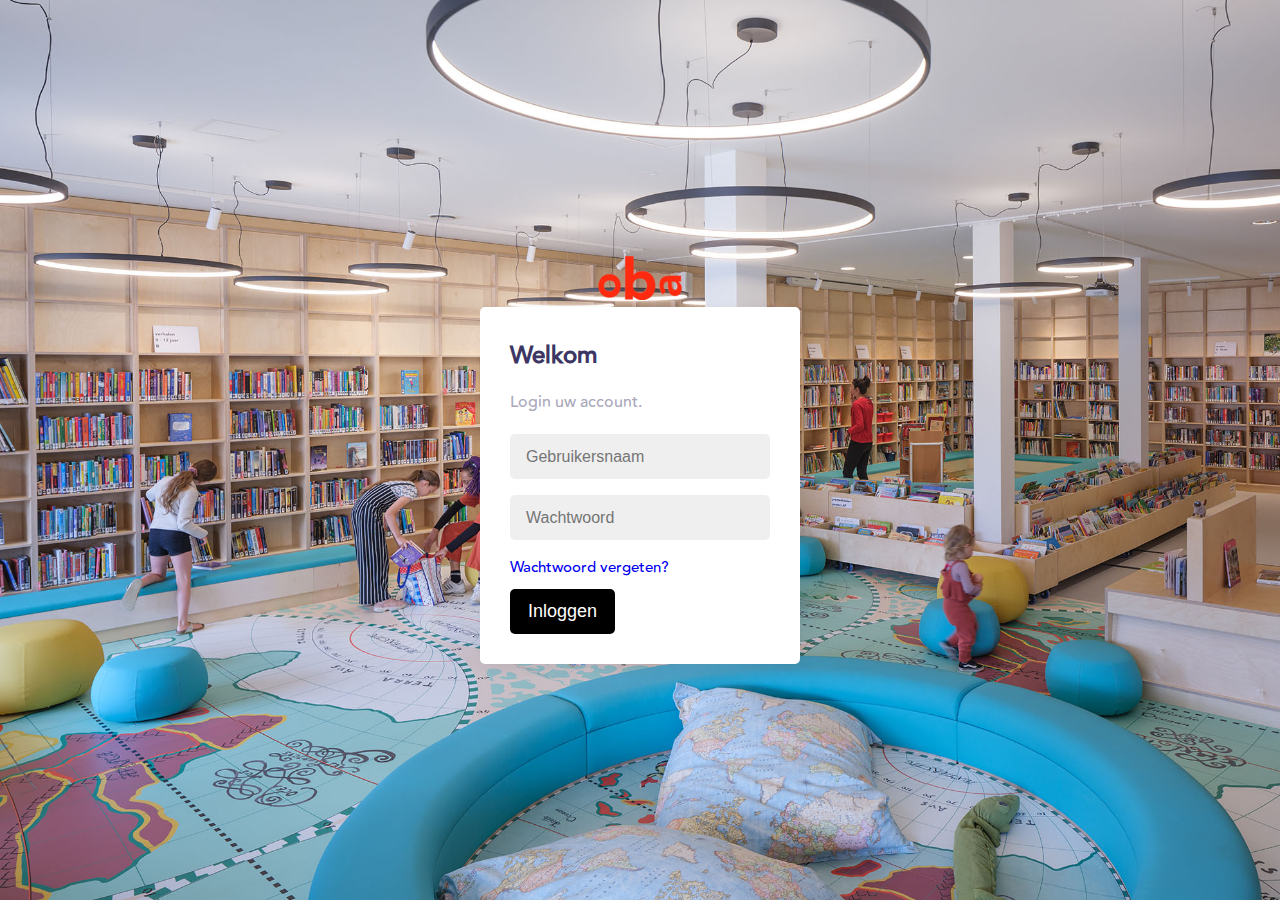
<file: index.html>
<!DOCTYPE html>
<html lang="nl">

<head>
    <meta charset="UTF-8">
    <meta http-equiv="X-UA-Compatible" content="IE=edge">
    <meta name="viewport" content="width=device-width, initial-scale=1.0">

    <!-- Link to CSS -->
    <link rel="stylesheet" href="./styles/style.css">

    <!-- Link to boxicons -->
    <link href='https://unpkg.com/boxicons@2.1.4/css/boxicons.min.css' rel='stylesheet'>


    <title>Mijn OBA - login</title>
</head>

<body>
    <div class="loginContainer">
        <div class="loginLogo"><img src="./image/oba_20.png" alt=""></div>
        <div class="loginWrapper">

            <div class="heading">
                <h2>Welkom</h2>
                <p>Login uw account.</p>
            </div>

            <div class="input-group">
                <input type="text" id="username" class="input-field" placeholder="Gebruikersnaam">
            </div>

            <div class="input-group">
                <input type="password" id="password" class="input-field" placeholder="Wachtwoord">
            </div>

            <div class="input-group row">

                <div class="loginRow">
                    <a href="#">Wachtwoord vergeten?</a>
                </div>
            </div>


            <div class="input-group">
                <a href="./mijn-profielen/"><button class="loginButton">Inloggen</button></a>
            </div>

        </div>
    </div>


</body>

</html>
</file>
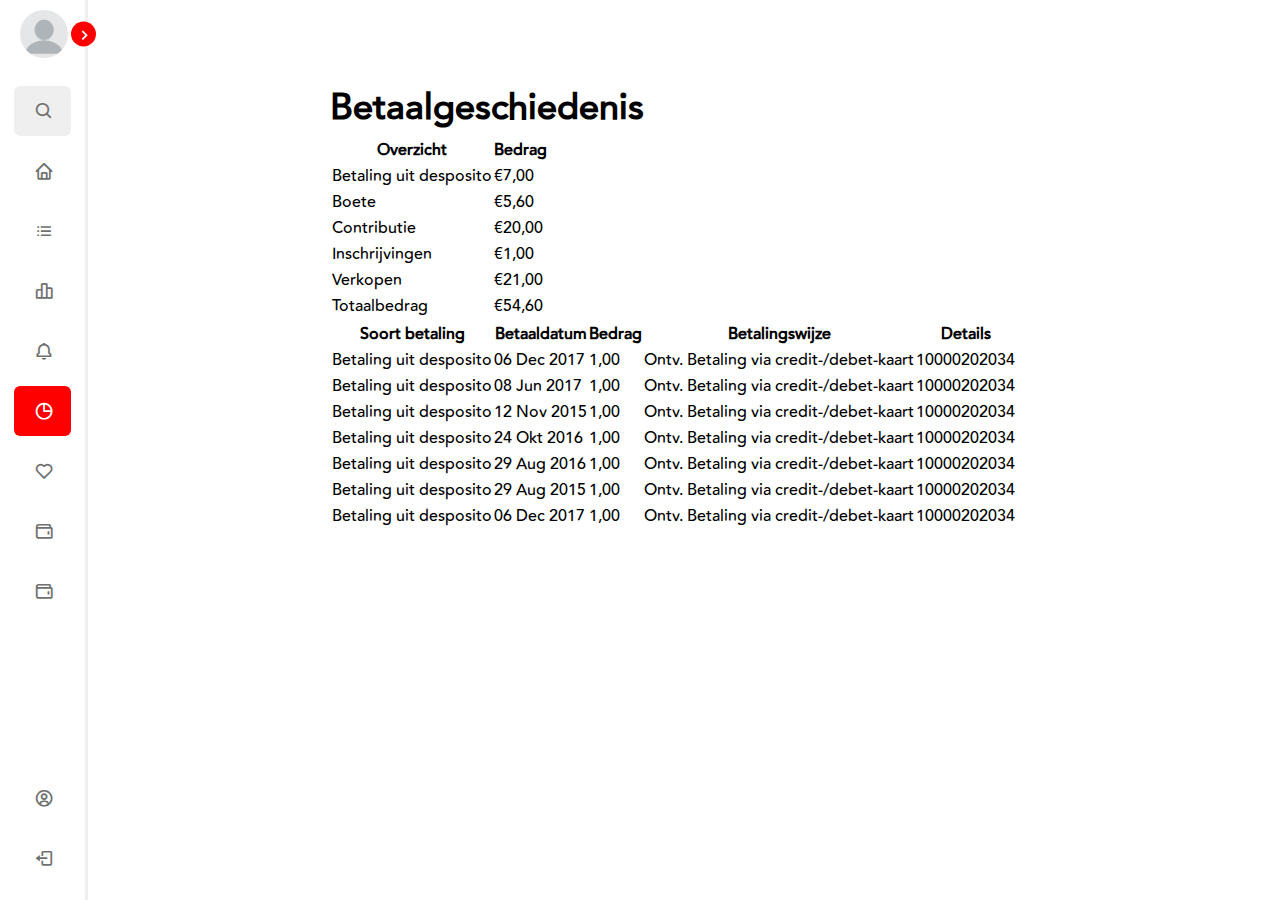
<file: betaalgeschiedenis/index.html>
<!DOCTYPE html>
<html lang="nl">

<head>
    <meta charset="UTF-8">
    <meta http-equiv="X-UA-Compatible" content="IE=edge">
    <meta name="viewport" content="width=device-width, initial-scale=1.0">

    <!-- Link to CSS -->
    <link rel="stylesheet" href="../styles/style.css">

    <!-- Link to boxicons -->
    <link href='https://unpkg.com/boxicons@2.1.4/css/boxicons.min.css' rel='stylesheet'>

    <!-- Link to JavaScript script -->
    <script src="../scripts/script.js" defer></script>

    <title>Mijn OBA - Betaalgeschiedenis</title>
</head>

<body>
    <nav class="sidebar close">
        <header>
            <div class="image-text">
                <span class="image">
                    <img src="../image/Unknown.jpg" alt="Gebruiker-foto">
                </span>

                <div class="text logo-text">
                    <span class="name">Mark Vos</span>
                    <span class="profession">5 jaar lid</span>
                </div>
            </div>

            <i class='bx bx-chevron-right toggle'></i>
        </header>

        <div class="menu-bar">
            <div class="menu">
                <ul>
                    <li class="search-box">
                        <i class='bx bx-search icon'></i>
                        <input type="text" placeholder="Zoek...">
                    </li>
                </ul>

                <ul class="menu-links">
                    <li class="nav-link">
                        <a href="../welkom/">
                            <i class='bx bx-home icon'></i>
                            <span class="text nav-text">Welkom</span>
                        </a>
                    </li>

                    <li class="nav-link">
                        <a href="../leeslijst/">
                            <i class='bx bx-list-ul icon'></i>
                            <span class="text nav-text">Leeslijst</span>
                        </a>
                    </li>

                    <li class="nav-link">
                        <a href="../uitleningen-en-verlengen/">
                            <i class='bx bx-bar-chart-alt-2 icon'></i>
                            <span class="text-long nav-text">Uitleningen en verlengen</span>
                        </a>
                    </li>

                    <li class="nav-link">
                        <a href="../uitleengeschiedenis/">
                            <i class='bx bx-bell icon'></i>
                            <span class="text nav-text">Uitleengeschiedenis</span>
                        </a>
                    </li>

                    <li class="nav-link">
                        <a class="active" href="../betaalgeschiedenis/">
                            <i class='bx bx-pie-chart-alt icon'></i>
                            <span class="text nav-text">Betaalgeschiedenis</span>
                        </a>
                    </li>

                    <li class="nav-link">
                        <a href="../reserveringen/">
                            <i class='bx bx-heart icon'></i>
                            <span class="text nav-text">Reserveringen</span>
                        </a>
                    </li>

                    <li class="nav-link">
                        <a href="../despositos/">
                            <i class='bx bx-wallet icon'></i>
                            <span class="text nav-text">Desposito's</span>
                        </a>
                    </li>

                    <li class="nav-link">
                        <a href="../tellerstand-abonnement/">
                            <i class='bx bx-wallet icon'></i>
                            <span class="text nav-text">Tellerstand abonnement</span>
                        </a>
                    </li>
                </ul>
            </div>

            <div class="bottom-content">
                <ul>
                    <li class="">
                        <a href="../mijn-profielen/">
                            <i class='bx bx-user-circle icon'></i>
                            <span class="text nav-text">Profiel veranderen</span>
                        </a>
                    </li>

                    <li class="">
                        <a href="../">
                            <i class='bx bx-log-out icon'></i>
                            <span class="text nav-text">Uitloggen</span>
                        </a>
                    </li>
                </ul>

            </div>
        </div>

    </nav>

    <div class="home">
        <div class="text"><img src="../image/oba_20.png" alt=""></div>
        <section class="container">
            <article class="intro">
                <h1>Betaalgeschiedenis</h1>
            </article>
            <table class="betaal-overzicht">
                <tr>
                    <th>Overzicht</th>
                    <th>Bedrag</th>
                </tr>
                <tr>
                    <td>Betaling uit desposito</td>
                    <td>€7,00</td>
                </tr>
                <tr>
                    <td>Boete</td>
                    <td>€5,60</td>
                </tr>
                <tr>
                    <td>Contributie</td>
                    <td>€20,00</td>
                </tr>
                <tr>
                    <td>Inschrijvingen</td>
                    <td>€1,00</td>
                </tr>
                <tr>
                    <td>Verkopen</td>
                    <td>€21,00</td>
                </tr>
                <tr>
                    <td>Totaalbedrag</td>
                    <td>€54,60</td>
                </tr>

            </table>
            <table>
                <tr>
                    <th>Soort betaling</th>
                    <th>Betaaldatum</th>
                    <th>Bedrag</th>
                    <th>Betalingswijze</th>
                    <th>Details</th>
                </tr>
                <tr>
                    <td>Betaling uit desposito</td>
                    <td>06 Dec 2017</td>
                    <td>1,00</td>
                    <td>Ontv. Betaling via credit-/debet-kaart</td>
                    <td>10000202034</td>
                </tr>
                <tr>
                    <td>Betaling uit desposito</td>
                    <td>08 Jun 2017</td>
                    <td>1,00</td>
                    <td>Ontv. Betaling via credit-/debet-kaart</td>
                    <td>10000202034</td>
                </tr>
                <tr>
                    <td>Betaling uit desposito</td>
                    <td>12 Nov 2015</td>
                    <td>1,00</td>
                    <td>Ontv. Betaling via credit-/debet-kaart</td>
                    <td>10000202034</td>
                </tr>
                <tr>
                    <td>Betaling uit desposito</td>
                    <td>24 Okt 2016</td>
                    <td>1,00</td>
                    <td>Ontv. Betaling via credit-/debet-kaart</td>
                    <td>10000202034</td>
                </tr>
                <tr>
                    <td>Betaling uit desposito</td>
                    <td>29 Aug 2016</td>
                    <td>1,00</td>
                    <td>Ontv. Betaling via credit-/debet-kaart</td>
                    <td>10000202034</td>
                </tr>
                <tr>
                    <td>Betaling uit desposito</td>
                    <td>29 Aug 2015</td>
                    <td>1,00</td>
                    <td>Ontv. Betaling via credit-/debet-kaart</td>
                    <td>10000202034</td>
                </tr>
                <tr>
                    <td>Betaling uit desposito</td>
                    <td>06 Dec 2017</td>
                    <td>1,00</td>
                    <td>Ontv. Betaling via credit-/debet-kaart</td>
                    <td>10000202034</td>
                </tr>
            </table>
        </section>

    </div>

</body>

</html>
</file>
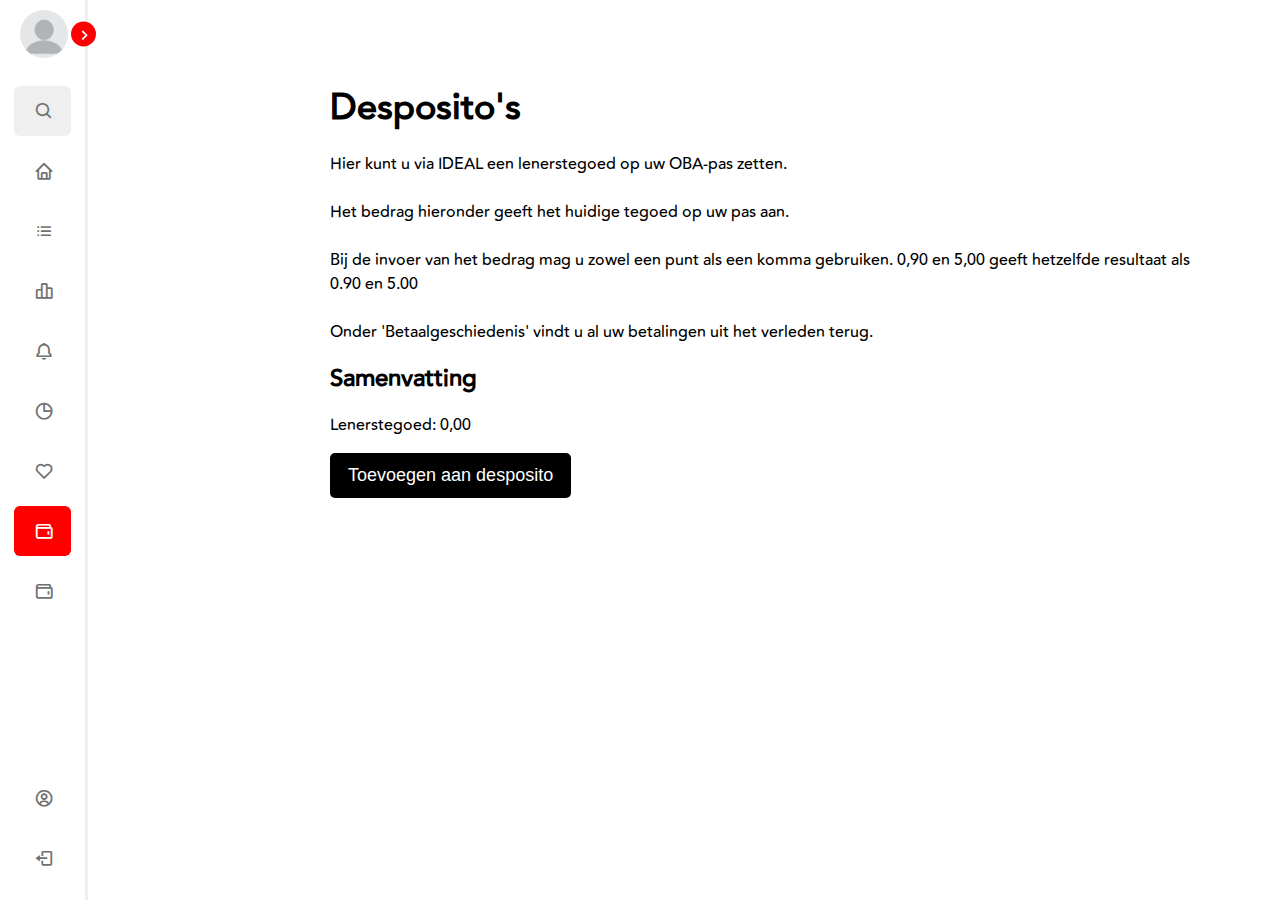
<file: despositos/index.html>
<!DOCTYPE html>
<html lang="nl">

<head>
    <meta charset="UTF-8">
    <meta http-equiv="X-UA-Compatible" content="IE=edge">
    <meta name="viewport" content="width=device-width, initial-scale=1.0">

    <!-- Link to CSS -->
    <link rel="stylesheet" href="../styles/style.css">

    <!-- Link to boxicons -->
    <link href='https://unpkg.com/boxicons@2.1.4/css/boxicons.min.css' rel='stylesheet'>

    <!-- Link to JavaScript script -->
    <script src="../scripts/script.js" defer></script>

    <title>Mijn OBA - Desposito's</title>
</head>

<body>
    <nav class="sidebar close">
        <header>
            <div class="image-text">
                <span class="image">
                    <img src="../image/Unknown.jpg" alt="Gebruiker-foto">
                </span>

                <div class="text logo-text">
                    <span class="name">Mark Vos</span>
                    <span class="profession">5 jaar lid</span>
                </div>
            </div>

            <i class='bx bx-chevron-right toggle'></i>
        </header>

        <div class="menu-bar">
            <div class="menu">
                <ul>
                    <li class="search-box">
                        <i class='bx bx-search icon'></i>
                        <input type="text" placeholder="Zoek...">
                    </li>
                </ul>

                <ul class="menu-links">
                    <li class="nav-link">
                        <a href="../welkom/">
                            <i class='bx bx-home icon'></i>
                            <span class="text nav-text">Welkom</span>
                        </a>
                    </li>

                    <li class="nav-link">
                        <a href="../leeslijst/">
                            <i class='bx bx-list-ul icon'></i>
                            <span class="text nav-text">Leeslijst</span>
                        </a>
                    </li>

                    <li class="nav-link">
                        <a href="../uitleningen-en-verlengen/">
                            <i class='bx bx-bar-chart-alt-2 icon'></i>
                            <span class="text-long nav-text">Uitleningen en verlengen</span>
                        </a>
                    </li>

                    <li class="nav-link">
                        <a href="../uitleengeschiedenis/">
                            <i class='bx bx-bell icon'></i>
                            <span class="text nav-text">Uitleengeschiedenis</span>
                        </a>
                    </li>

                    <li class="nav-link">
                        <a href="../betaalgeschiedenis/">
                            <i class='bx bx-pie-chart-alt icon'></i>
                            <span class="text nav-text">Betaalgeschiedenis</span>
                        </a>
                    </li>

                    <li class="nav-link">
                        <a href="../reserveringen/">
                            <i class='bx bx-heart icon'></i>
                            <span class="text nav-text">Reserveringen</span>
                        </a>
                    </li>

                    <li class="nav-link">
                        <a class="active" href="../despositos/">
                            <i class='bx bx-wallet icon'></i>
                            <span class="text nav-text">Desposito's</span>
                        </a>
                    </li>

                    <li class="nav-link">
                        <a href="../tellerstand-abonnement/">
                            <i class='bx bx-wallet icon'></i>
                            <span class="text nav-text">Tellerstand abonnement</span>
                        </a>
                    </li>
                </ul>
            </div>

            <div class="bottom-content">
                <ul>
                    <li class="">
                        <a href="../mijn-profielen/">
                            <i class='bx bx-user-circle icon'></i>
                            <span class="text nav-text">Profiel veranderen</span>
                        </a>
                    </li>

                    <li class="">
                        <a href="../">
                            <i class='bx bx-log-out icon'></i>
                            <span class="text nav-text">Uitloggen</span>
                        </a>
                    </li>
                </ul>

            </div>
        </div>

    </nav>

    <div class="home">
        <div class="text"><img src="../image/oba_20.png" alt=""></div>

        <section class="container">
            <article class="intro">
                <h1>Desposito's</h1>
                <p>Hier kunt u via IDEAL een lenerstegoed op uw OBA-pas zetten.<br><br>Het bedrag hieronder geeft het
                    huidige tegoed op uw pas aan.<br><br>Bij de invoer van het bedrag mag u zowel een punt als een komma
                    gebruiken. 0,90 en 5,00 geeft hetzelfde resultaat als 0.90 en 5.00<br><br>
                    Onder 'Betaalgeschiedenis' vindt u al uw betalingen uit het verleden terug.
            </article>
            <section class="gridParent">
                <article class="gridTitle">
                    <h2>Samenvatting</h2>
                </article>
                <article class="gridLeft">
                    <p>Lenerstegoed: <span class="highlight">0,00</span></p>
                </article>
                <article class="gridRight">
                    <button href="#">Toevoegen aan desposito</button>
                </article>
            </section>
        </section>

    </div>

</body>

</html>
</file>
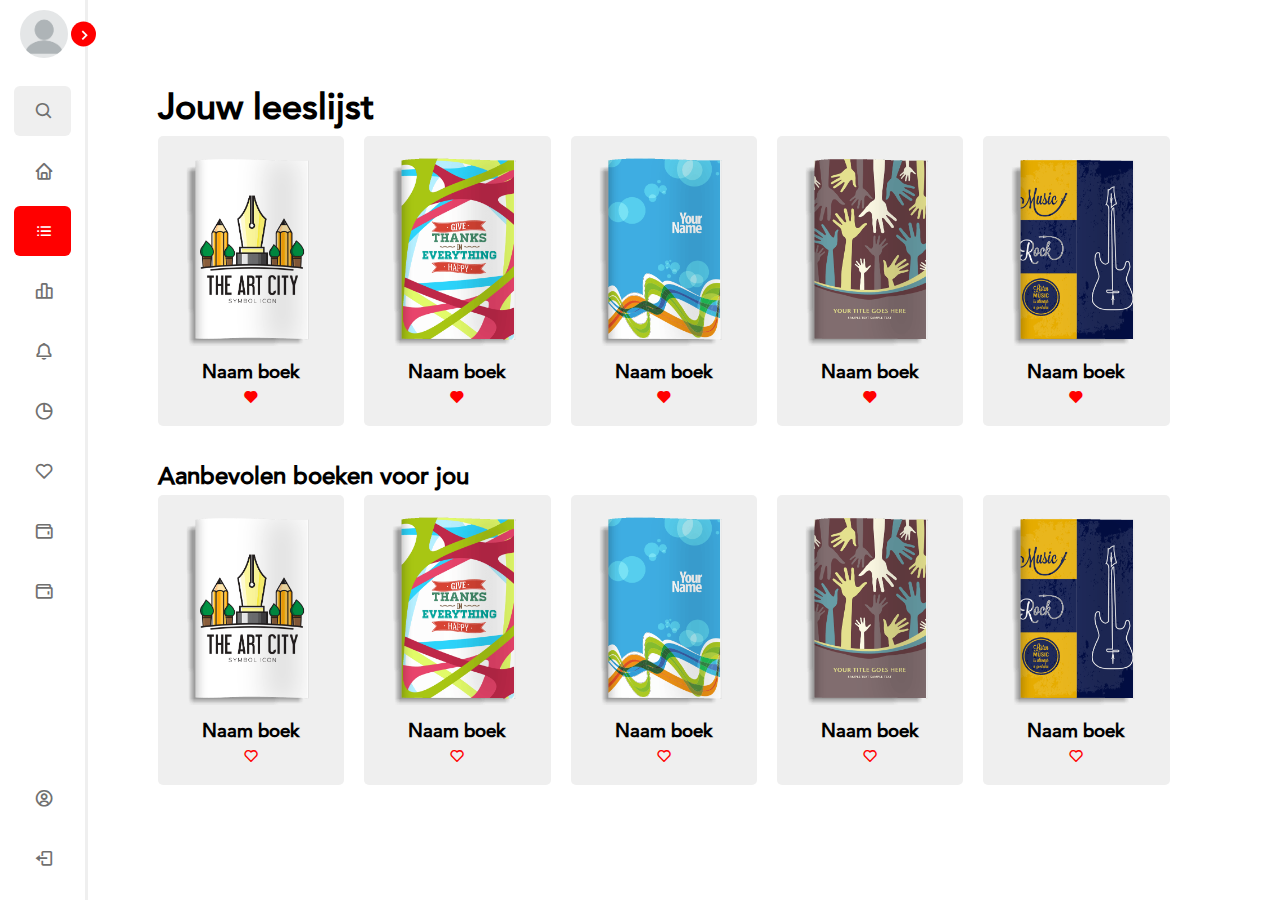
<file: leeslijst/index.html>
<!DOCTYPE html>
<html lang="nl">

<head>
    <meta charset="UTF-8">
    <meta http-equiv="X-UA-Compatible" content="IE=edge">
    <meta name="viewport" content="width=device-width, initial-scale=1.0">

    <!-- Link to CSS -->
    <link rel="stylesheet" href="../styles/style.css">

    <!-- Link to boxicons -->
    <link href='https://unpkg.com/boxicons@2.1.4/css/boxicons.min.css' rel='stylesheet'>

    <!-- Link to JavaScript script -->
    <script src="../scripts/script.js" defer></script>

    <title>Mijn OBA - Leeslijst</title>
</head>

<body>
    <nav class="sidebar close">
        <header>
            <div class="image-text">
                <span class="image">
                    <img src="../image/Unknown.jpg" alt="Gebruiker-foto">
                </span>

                <div class="text logo-text">
                    <span class="name">Mark Vos</span>
                    <span class="profession">5 jaar lid</span>
                </div>
            </div>

            <i class='bx bx-chevron-right toggle'></i>
        </header>

        <div class="menu-bar">
            <div class="menu">
                <ul>
                    <li class="search-box">
                        <i class='bx bx-search icon'></i>
                        <input type="text" placeholder="Zoek...">
                    </li>
                </ul>

                <ul class="menu-links">
                    <li class="nav-link">
                        <a href="../welkom/">
                            <i class='bx bx-home icon'></i>
                            <span class="text nav-text">Welkom</span>
                        </a>
                    </li>

                    <li class="nav-link">
                        <a class="active" href="../leeslijst/">
                            <i class='bx bx-list-ul icon'></i>
                            <span class="text nav-text">Leeslijst</span>
                        </a>
                    </li>

                    <li class="nav-link">
                        <a href="../uitleningen-en-verlengen/">
                            <i class='bx bx-bar-chart-alt-2 icon'></i>
                            <span class="text-long nav-text">Uitleningen en verlengen</span>
                        </a>
                    </li>

                    <li class="nav-link">
                        <a href="../uitleengeschiedenis/">
                            <i class='bx bx-bell icon'></i>
                            <span class="text nav-text">Uitleengeschiedenis</span>
                        </a>
                    </li>

                    <li class="nav-link">
                        <a href="../betaalgeschiedenis/">
                            <i class='bx bx-pie-chart-alt icon'></i>
                            <span class="text nav-text">Betaalgeschiedenis</span>
                        </a>
                    </li>

                    <li class="nav-link">
                        <a href="../reserveringen/">
                            <i class='bx bx-heart icon'></i>
                            <span class="text nav-text">Reserveringen</span>
                        </a>
                    </li>

                    <li class="nav-link">
                        <a href="../despositos/">
                            <i class='bx bx-wallet icon'></i>
                            <span class="text nav-text">Desposito's</span>
                        </a>
                    </li>

                    <li class="nav-link">
                        <a href="../tellerstand-abonnement/">
                            <i class='bx bx-wallet icon'></i>
                            <span class="text nav-text">Tellerstand abonnement</span>
                        </a>
                    </li>
                </ul>
            </div>

            <div class="bottom-content">
                <ul>
                    <li class="">
                        <a href="../mijn-profielen/">
                            <i class='bx bx-user-circle icon'></i>
                            <span class="text nav-text">Profiel veranderen</span>
                        </a>
                    </li>

                    <li class="">
                        <a href="../">
                            <i class='bx bx-log-out icon'></i>
                            <span class="text nav-text">Uitloggen</span>
                        </a>
                    </li>

                </ul>

            </div>
        </div>

    </nav>

    <section class="container">
        <h1>Jouw leeslijst</h1>
        <section class="leeslijstParent">
            <article>
                <img src="../image/book-1.png" alt="">
                <h3>Naam boek</h3>
                <i class="bx bxs-heart icon"></i>
            </article>
            <article>
                <img src="../image/book-2.png" alt="">
                <h3>Naam boek</h3>
                <i class="bx bxs-heart icon"></i>
            </article>
            <article>
                <img src="../image/book-3.png" alt="">
                <h3>Naam boek</h3>
                <i class="bx bxs-heart icon"></i>
            </article>
            <article>
                <img src="../image/book-4.png" alt="">
                <h3>Naam boek</h3>
                <i class="bx bxs-heart icon"></i>
            </article>
            <article>
                <img src="../image/book-5.png" alt="">
                <h3>Naam boek</h3>
                <i class="bx bxs-heart icon"></i>
            </article>
        </section>
        <article class="intro">
            <h2>Aanbevolen boeken voor jou</h2>
        </article>
        <section class="leeslijstParent">
            <article>
                <img src="../image/book-1.png" alt="">
                <h3>Naam boek</h3>
                <i class="bx bx-heart icon"></i>
            </article>
            <article>
                <img src="../image/book-2.png" alt="">
                <h3>Naam boek</h3>
                <i class="bx bx-heart icon"></i>
            </article>
            <article>
                <img src="../image/book-3.png" alt="">
                <h3>Naam boek</h3>
                <i class="bx bx-heart icon"></i>
            </article>
            <article>
                <img src="../image/book-4.png" alt="">
                <h3>Naam boek</h3>
                <i class="bx bx-heart icon"></i>
            </article>
            <article>
                <img src="../image/book-5.png" alt="">
                <h3>Naam boek</h3>
                <i class="bx bx-heart icon"></i>
            </article>
        </section>
    </section>

</body>

</html>
</file>
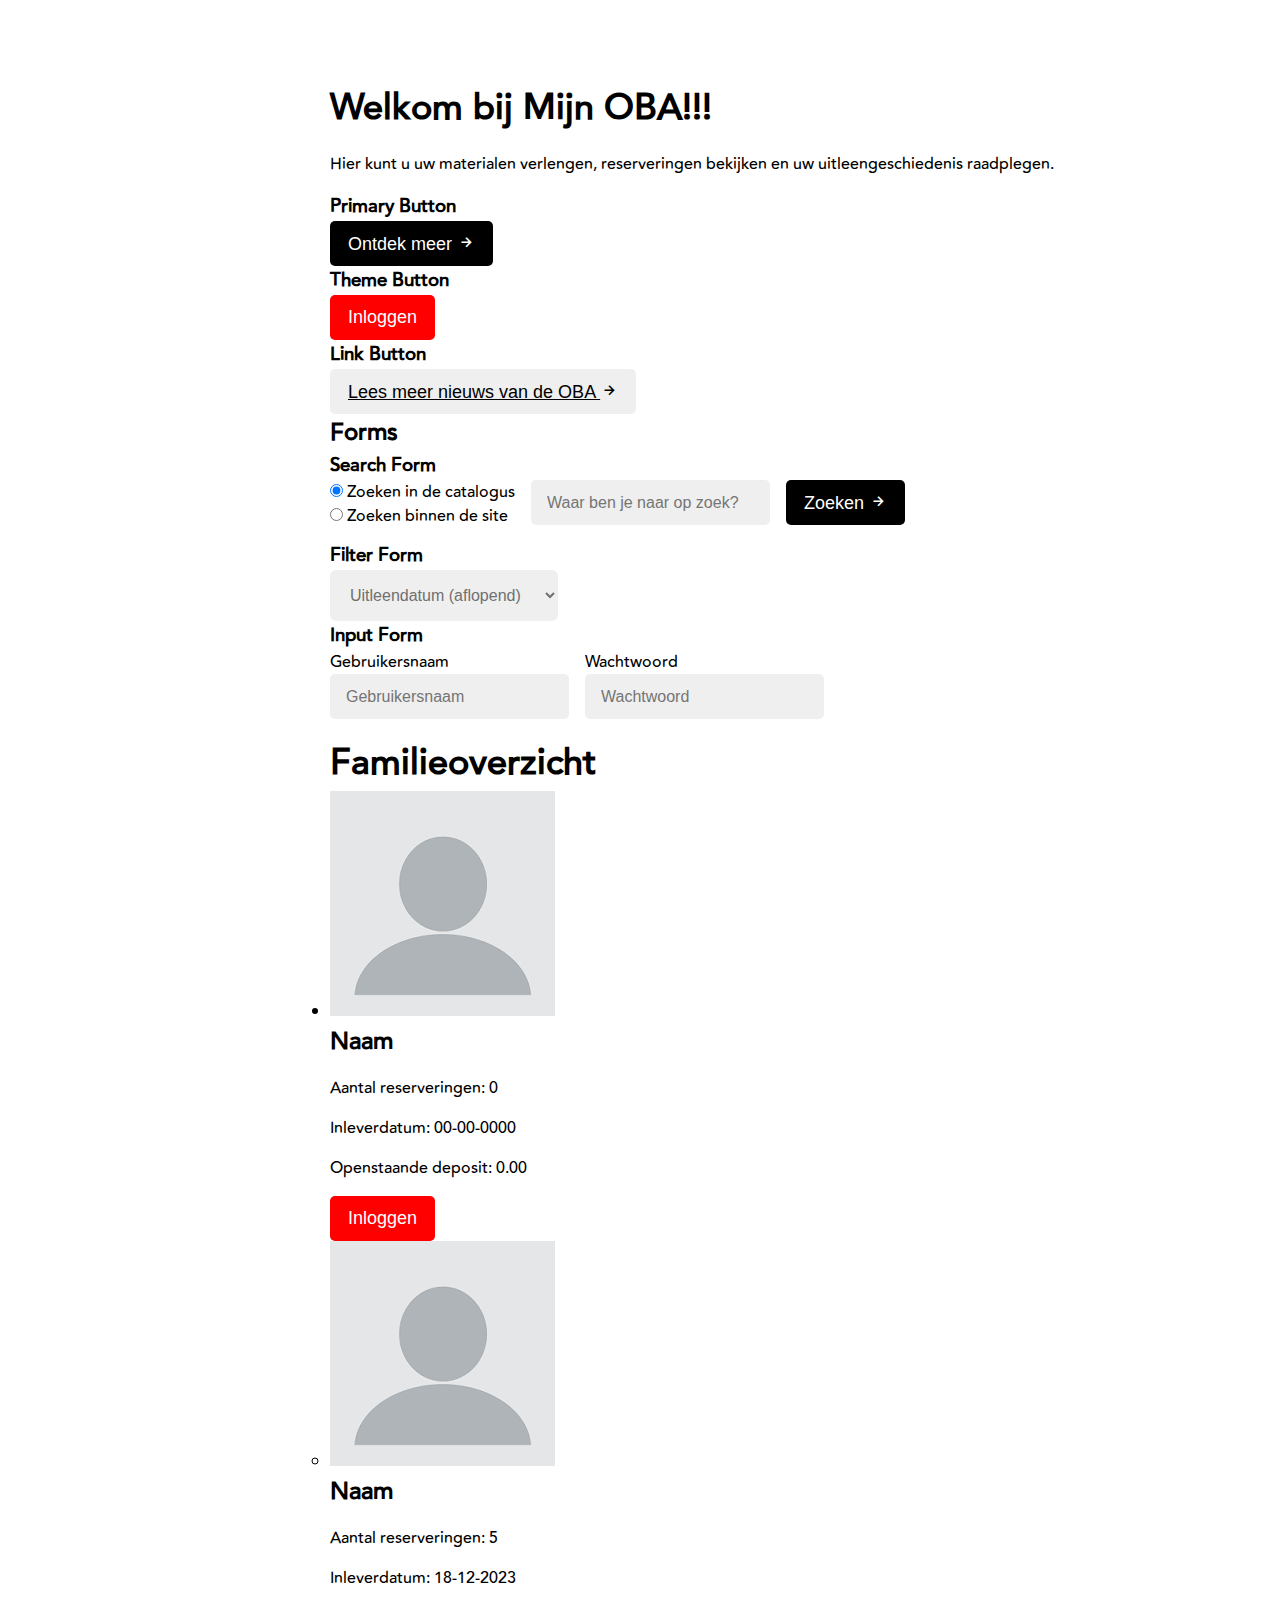
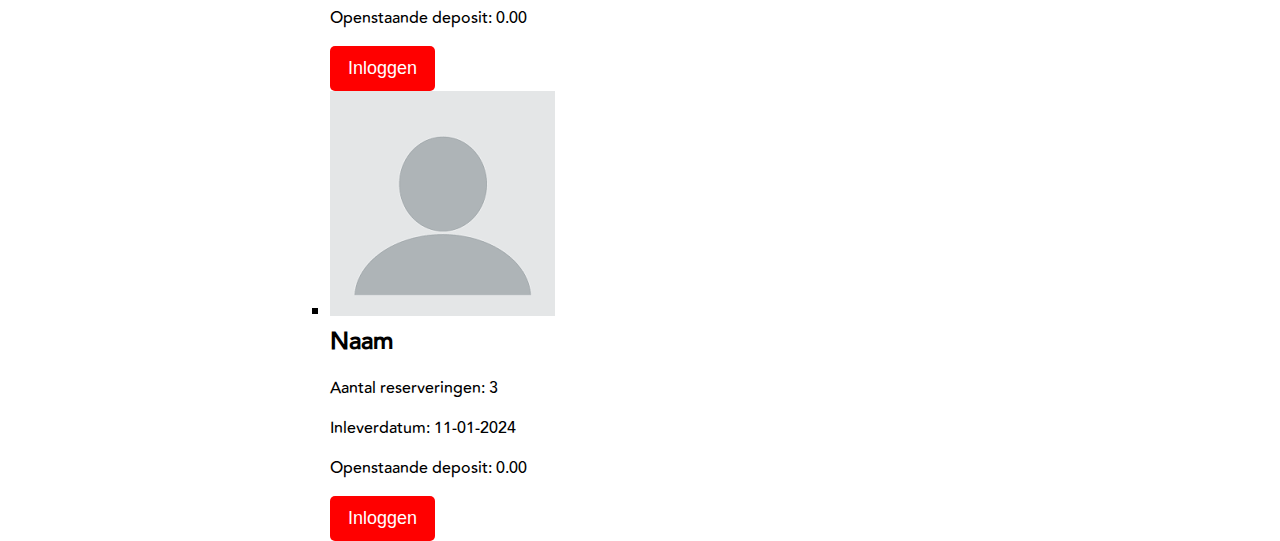
<file: mijn-profielen/index.html>
<!DOCTYPE html>
<html lang="nl">

<head>
    <meta charset="UTF-8">
    <meta http-equiv="X-UA-Compatible" content="IE=edge">
    <meta name="viewport" content="width=device-width, initial-scale=1.0">

    <!-- Link to CSS -->
    <link rel="stylesheet" href="../styles/style.css">

    <!-- Link to boxicons -->
    <link href='https://unpkg.com/boxicons@2.1.4/css/boxicons.min.css' rel='stylesheet'>

    <!-- Link to JavaScript script -->
    <script src="../scripts/script.js" defer></script>

    <title>Mijn OBA - Mijn profielen</title>
</head>

<body>
    <section class="container"> <!--- HIERIN DE NIEUWE CODE -->
        <h1>Welkom bij Mijn OBA!!!</h1>
        <p>Hier kunt u uw materialen
            verlengen, reserveringen bekijken en uw uitleengeschiedenis raadplegen.</p>

        <h3>Primary Button</h3>
        <a href="#"><button class="btn">Ontdek meer <i class='bx bx-right-arrow-alt'></i></button></a>

        <h3>Theme Button</h3>
        <a href="#"><button class="btn themebtn">Inloggen</button></a>

        <h3>Link Button</h3>
        <a href="#"><button class="btn linkbtn">Lees meer nieuws van de OBA <i
                    class='bx bx-right-arrow-alt'></i></button></a>

        <h2>Forms</h2>
        <h3>Search Form</h3>
        <form class="searchForm">
            <div>
                <input type="radio" name="searchForm" value="catalog" checked="checked">
                <label for="catalog">Zoeken in de catalogus</label><br>
                <input type="radio" name="searchForm" value="website">
                <label for="website">Zoeken binnen de site</label>
            </div>
            <input class="input-field" value="" type="text" name="query" placeholder="Waar ben je naar op zoek?">
            <button type="submit" class="btn">Zoeken <i class='bx bx-right-arrow-alt'></i></button>
        </form>

        <h3>Filter Form</h3>
        <select name="filters" id="filters">
            <option value="1">Uitleendatum (aflopend)</option>
            <option value="2">Uitleendatum (oplopend)</option>
            <option value="3">A-Z</option>
            <option value="4">Z-A</option>
        </select>

        <h3>Input Form</h3>
        <div class="input-wrapper">
            <div class="input-group">
                <label for="Gebruikersnaam">Gebruikersnaam</label>
                <input type="text" id="username" class="input-field" placeholder="Gebruikersnaam">
            </div>

            <div class="input-group">
                <label for="Wachtwoord">Wachtwoord</label>
                <input type="password" id="password" class="input-field" placeholder="Wachtwoord">
            </div>
        </div>

        <!--- HIERBOVEN VOORBEELD CODE DIE JE KAN KOPIEREN -->
        <!--- BEGIN HIER MET DE NIEUWE CODE-->

        <section class="Mijn Profielen">
            <h1 class="profielen">Familieoverzicht</h1>  
        </section>

        <section class="accounts"></section>

        <ul class="account-list">
        <li class="account">
            <article class="profile-info">
                <img src="../image/Unknown.jpg" alt="Profile Picture" 
                class="profile-picture">
            <h2>Naam</h2>
            </div>
             </article>
                <p class="reserveringen">Aantal reserveringen: 0
                </p>
                <p class="inleverdatum">Inleverdatum: 00-00-0000
                </p>
                <p class="deposit">Openstaande deposit: 0.00
                </p>
        <a href="#"><button class="btn themebtn">Inloggen</button></a>
            </li>

        <ul class="account-list">
        <li class="account">
                 <article class="profile-info">
                    <img src="../image/Unknown.jpg" alt="Profile Picture" 
                    class="profile-picture">
                <h2>Naam</h2>
                </div>
                 </article>
                    <p class="reserveringen">Aantal reserveringen: 5
                    </p>
                    <p class="inleverdatum">Inleverdatum: 18-12-2023
                    </p>
                    <p class="deposit">Openstaande deposit: 0.00
                    </p>
            <a href="#"><button class="btn themebtn">Inloggen</button></a>
                </li>
            
            <ul class="account-list">
            <li class="account">
                    <article class="profile-info">
                        <img src="../image/Unknown.jpg" alt="Profile Picture" 
                        class="profile-picture">
                    <h2>Naam</h2>
                    </div>
                    </article>
                        <p class="reserveringen">Aantal reserveringen: 3
                        </p>
                        <p class="inleverdatum">Inleverdatum: 11-01-2024
                        </p>
                        <p class="deposit">Openstaande deposit: 0.00
                         </p>
                <a href="#"><button class="btn themebtn">Inloggen</button></a>
                    </li>   

        <!--- HIERBOVEN DE NIEUWE CODE -->
   
    <!-- </section>

    <div class="home profileOverview">
        <div class="text mirror"><img src="../image/oba_20.png" alt=""></div>
        <div class="text logout"> <a href="../">
                <i class='bx bx-log-out icon'></i>
            </a></div>

        <section class="container">
            <article class="profilePage">
                <div class="profileTitle">
                    <h2>Mijn profielen</h2>
                </div>
                <div class="profileList">
                    <a href="../welkom/">
                        <img src="../image/Unknown.jpg" alt="Profielfoto">
                        <h3>Persoon 1</h3>
                        <span></span>
                    </a>
                    <a href="../welkom/">
                        <img src="../image/Unknown.jpg" alt="Profielfoto">
                        <h3>Persoon 2</h3>
                    </a>
                    <a href="../welkom/">
                        <img src="../image/Unknown.jpg" alt="Profielfoto">
                        <h3>Persoon 3</h3>
                    </a>
                </div>
                <div class="profileButton">
                    <button>Profielen beheren</button>
                </div> -->

            </article>
        </section>

    </div>

</body>

</html>
</file>
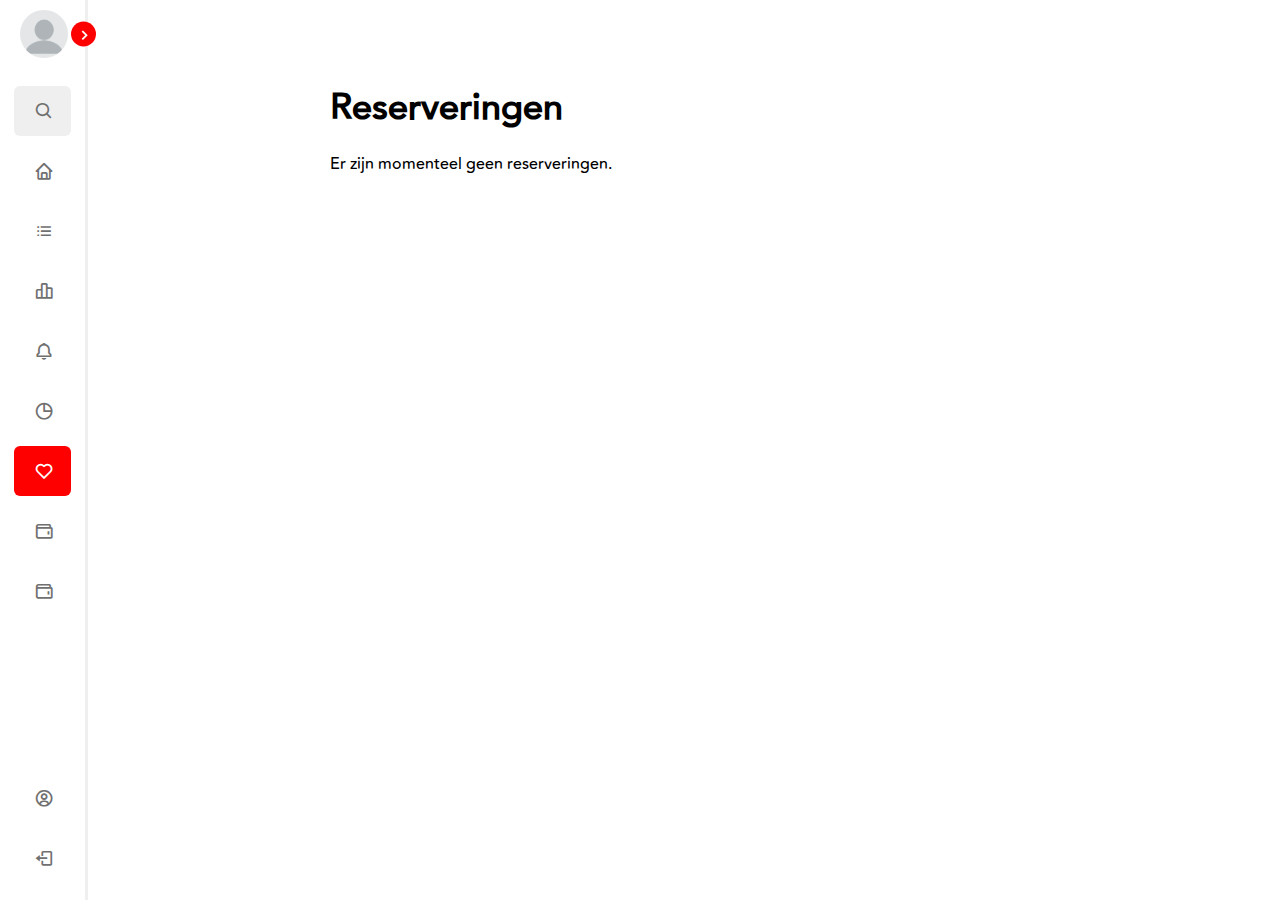
<file: reserveringen/index.html>
<!DOCTYPE html>
<html lang="nl">

<head>
    <meta charset="UTF-8">
    <meta http-equiv="X-UA-Compatible" content="IE=edge">
    <meta name="viewport" content="width=device-width, initial-scale=1.0">

    <!-- Link to CSS -->
    <link rel="stylesheet" href="../styles/style.css">

    <!-- Link to boxicons -->
    <link href='https://unpkg.com/boxicons@2.1.4/css/boxicons.min.css' rel='stylesheet'>

    <!-- Link to JavaScript script -->
    <script src="../scripts/script.js" defer></script>

    <title>Mijn OBA - Reserveringen</title>
</head>

<body>
    <nav class="sidebar close">
        <header>
            <div class="image-text">
                <span class="image">
                    <img src="../image/Unknown.jpg" alt="Gebruiker-foto">
                </span>

                <div class="text logo-text">
                    <span class="name">Mark Vos</span>
                    <span class="profession">5 jaar lid</span>
                </div>
            </div>

            <i class='bx bx-chevron-right toggle'></i>
        </header>

        <div class="menu-bar">
            <div class="menu">
                <ul>
                    <li class="search-box">
                        <i class='bx bx-search icon'></i>
                        <input type="text" placeholder="Zoek...">
                    </li>
                </ul>

                <ul class="menu-links">
                    <li class="nav-link">
                        <a href="../welkom/">
                            <i class='bx bx-home icon'></i>
                            <span class="text nav-text">Welkom</span>
                        </a>
                    </li>

                    <li class="nav-link">
                        <a href="../leeslijst/">
                            <i class='bx bx-list-ul icon'></i>
                            <span class="text nav-text">Leeslijst</span>
                        </a>
                    </li>

                    <li class="nav-link">
                        <a href="../uitleningen-en-verlengen/">
                            <i class='bx bx-bar-chart-alt-2 icon'></i>
                            <span class="text-long nav-text">Uitleningen en verlengen</span>
                        </a>
                    </li>

                    <li class="nav-link">
                        <a href="../uitleengeschiedenis/">
                            <i class='bx bx-bell icon'></i>
                            <span class="text nav-text">Uitleengeschiedenis</span>
                        </a>
                    </li>

                    <li class="nav-link">
                        <a href="../betaalgeschiedenis/">
                            <i class='bx bx-pie-chart-alt icon'></i>
                            <span class="text nav-text">Betaalgeschiedenis</span>
                        </a>
                    </li>

                    <li class="nav-link">
                        <a class="active" href="../reserveringen/">
                            <i class='bx bx-heart icon'></i>
                            <span class="text nav-text">Reserveringen</span>
                        </a>
                    </li>

                    <li class="nav-link">
                        <a href="../despositos/">
                            <i class='bx bx-wallet icon'></i>
                            <span class="text nav-text">Desposito's</span>
                        </a>
                    </li>

                    <li class="nav-link">
                        <a href="../tellerstand-abonnement/">
                            <i class='bx bx-wallet icon'></i>
                            <span class="text nav-text">Tellerstand abonnement</span>
                        </a>
                    </li>
                </ul>
            </div>

            <div class="bottom-content">
                <ul>
                    <li class="">
                        <a href="../mijn-profielen/">
                            <i class='bx bx-user-circle icon'></i>
                            <span class="text nav-text">Profiel veranderen</span>
                        </a>
                    </li>

                    <li class="">
                        <a href="../">
                            <i class='bx bx-log-out icon'></i>
                            <span class="text nav-text">Uitloggen</span>
                        </a>
                    </li>
                </ul>

            </div>
        </div>

    </nav>

    <div class="home">
        <div class="text"><img src="../image/oba_20.png" alt=""></div>

        <section class="container">
            <article class="intro">
                <h1>Reserveringen</h1>
                <p>Er zijn momenteel geen reserveringen.</p>
            </article>
        </section>

    </div>

</body>

</html>
</file>
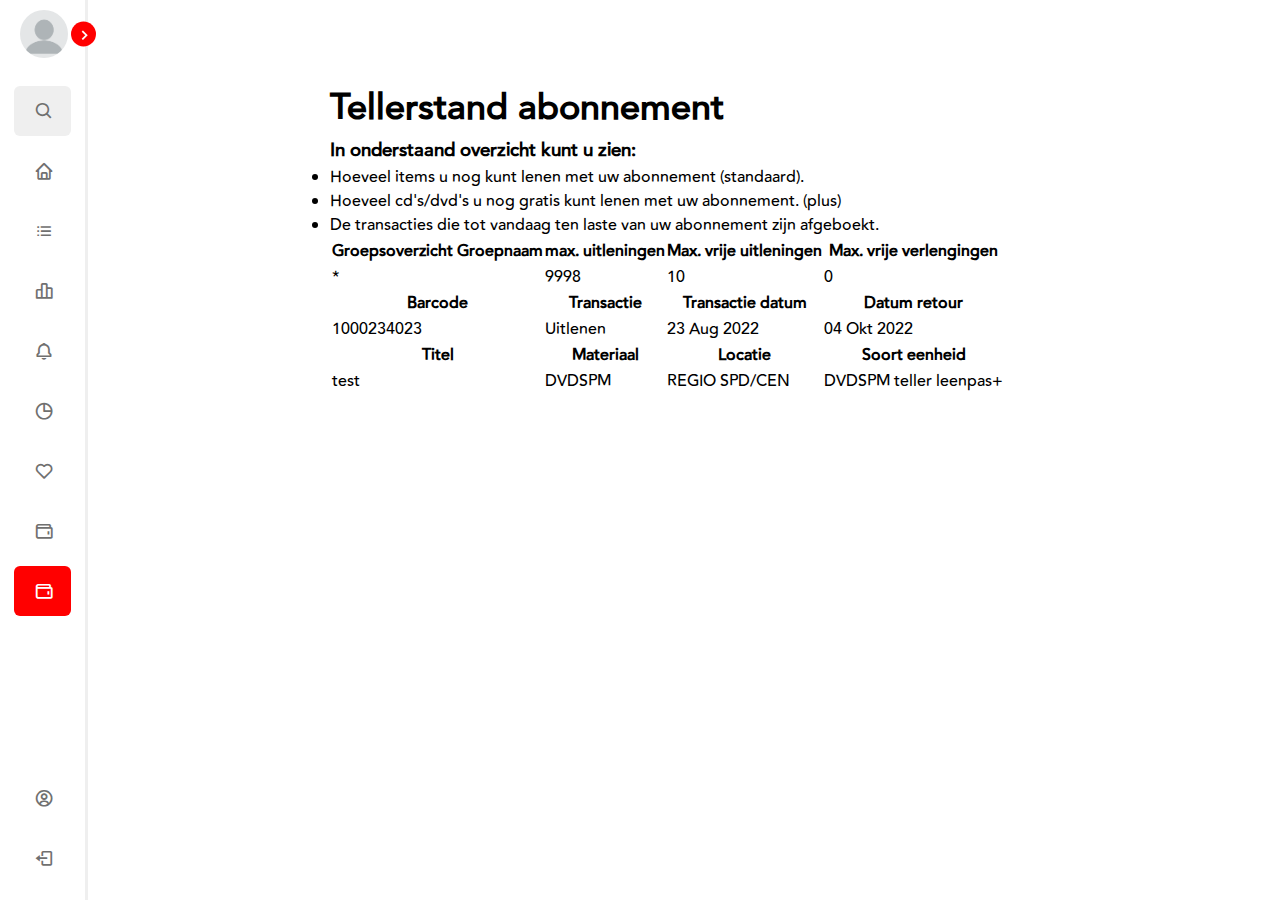
<file: tellerstand-abonnement/index.html>
<!DOCTYPE html>
<html lang="nl">

<head>
    <meta charset="UTF-8">
    <meta http-equiv="X-UA-Compatible" content="IE=edge">
    <meta name="viewport" content="width=device-width, initial-scale=1.0">

    <!-- Link to CSS -->
    <link rel="stylesheet" href="../styles/style.css">

    <!-- Link to boxicons -->
    <link href='https://unpkg.com/boxicons@2.1.4/css/boxicons.min.css' rel='stylesheet'>

    <!-- Link to JavaScript script -->
    <script src="../scripts/script.js" defer></script>

    <title>Mijn OBA - Tellerstand abonnement</title>
</head>

<body>
    <nav class="sidebar close">
        <header>
            <div class="image-text">
                <span class="image">
                    <img src="../image/Unknown.jpg" alt="Gebruiker-foto">
                </span>

                <div class="text logo-text">
                    <span class="name">Mark Vos</span>
                    <span class="profession">5 jaar lid</span>
                </div>
            </div>

            <i class='bx bx-chevron-right toggle'></i>
        </header>

        <div class="menu-bar">
            <div class="menu">

                <ul>
                    <li class="search-box">
                        <i class='bx bx-search icon'></i>
                        <input type="text" placeholder="Zoek...">
                    </li>
                </ul>

                <ul class="menu-links">
                    <li class="nav-link">
                        <a href="../welkom/">
                            <i class='bx bx-home icon'></i>
                            <span class="text nav-text">Welkom</span>
                        </a>
                    </li>

                    <li class="nav-link">
                        <a href="../leeslijst/">
                            <i class='bx bx-list-ul icon'></i>
                            <span class="text nav-text">Leeslijst</span>
                        </a>
                    </li>

                    <li class="nav-link">
                        <a href="../uitleningen-en-verlengen/">
                            <i class='bx bx-bar-chart-alt-2 icon'></i>
                            <span class="text-long nav-text">Uitleningen en verlengen</span>
                        </a>
                    </li>

                    <li class="nav-link">
                        <a href="../uitleengeschiedenis/">
                            <i class='bx bx-bell icon'></i>
                            <span class="text nav-text">Uitleengeschiedenis</span>
                        </a>
                    </li>

                    <li class="nav-link">
                        <a href="../betaalgeschiedenis/">
                            <i class='bx bx-pie-chart-alt icon'></i>
                            <span class="text nav-text">Betaalgeschiedenis</span>
                        </a>
                    </li>

                    <li class="nav-link">
                        <a href="../reserveringen/">
                            <i class='bx bx-heart icon'></i>
                            <span class="text nav-text">Reserveringen</span>
                        </a>
                    </li>

                    <li class="nav-link">
                        <a href="../despositos/">
                            <i class='bx bx-wallet icon'></i>
                            <span class="text nav-text">Desposito's</span>
                        </a>
                    </li>

                    <li class="nav-link">
                        <a class="active" href="../tellerstand-abonnement/">
                            <i class='bx bx-wallet icon'></i>
                            <span class="text nav-text">Tellerstand abonnement</span>
                        </a>
                    </li>
                </ul>
            </div>

            <div class="bottom-content">
                <ul>
                    <li class="">
                        <a href="../mijn-profielen/">
                            <i class='bx bx-user-circle icon'></i>
                            <span class="text nav-text">Profiel veranderen</span>
                        </a>
                    </li>

                    <li class="">
                        <a href="../">
                            <i class='bx bx-log-out icon'></i>
                            <span class="text nav-text">Uitloggen</span>
                        </a>
                    </li>
                </ul>

            </div>
        </div>

    </nav>

    <div class="home">
        <div class="text"><img src="../image/oba_20.png" alt=""></div>
        <section class="container">
            <article class="intro">
                <h1>Tellerstand abonnement</h1>
                <ul>
                    <h3>In onderstaand overzicht kunt u zien:</h3>
                    <li>Hoeveel items u nog kunt lenen met uw abonnement (standaard).</li>
                    <li>Hoeveel cd's/dvd's u nog gratis kunt lenen met uw abonnement. (plus)</li>
                    <li>De transacties die tot vandaag ten laste van uw abonnement zijn afgeboekt.</li>
                </ul>
            </article>
            <table>
                <tr>
                    <th>Groepsoverzicht Groepnaam</th>
                    <th>max. uitleningen</th>
                    <th>Max. vrije uitleningen</th>
                    <th>Max. vrije verlengingen</th>
                </tr>
                <tr>
                    <td>*</td>
                    <td>9998</td>
                    <td>10</td>
                    <td>0</td>
                </tr>
                <tr>
                    <th>Barcode</th>
                    <th>Transactie</th>
                    <th>Transactie datum</th>
                    <th>Datum retour</th>
                </tr>
                <tr>
                    <td>1000234023</td>
                    <td>Uitlenen</td>
                    <td>23 Aug 2022</td>
                    <td>04 Okt 2022</td>
                </tr>
                <tr>
                    <th>Titel</th>
                    <th>Materiaal</th>
                    <th>Locatie</th>
                    <th>Soort eenheid</th>
                </tr>
                <tr>
                    <td>test</td>
                    <td>DVDSPM</td>
                    <td>REGIO SPD/CEN</td>
                    <td>DVDSPM teller leenpas+</td>
                </tr>

            </table>
        </section>

    </div>

</body>

</html>
</file>
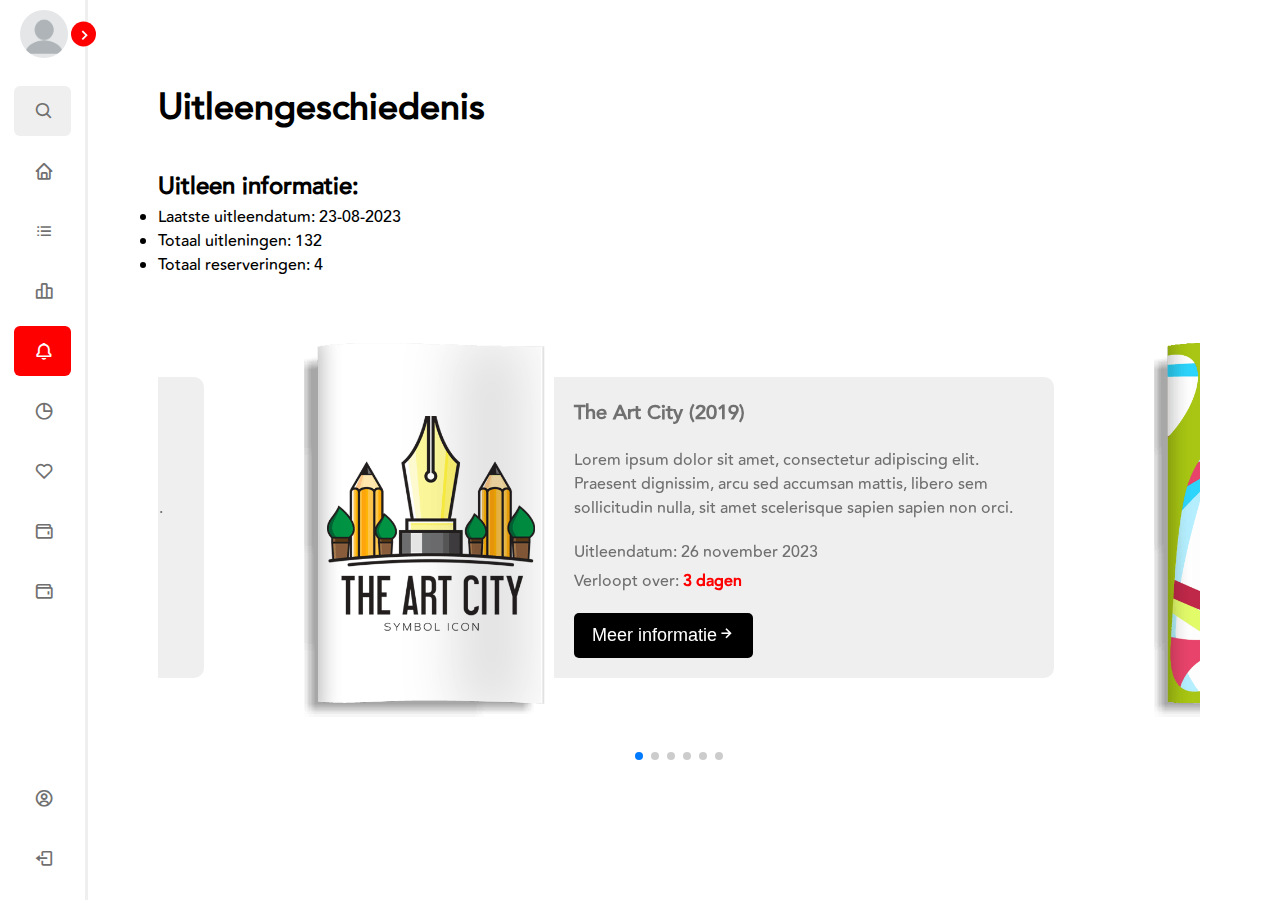
<file: uitleengeschiedenis/index.html>
<!DOCTYPE html>
<html lang="nl">

<head>
    <meta charset="UTF-8">
    <meta http-equiv="X-UA-Compatible" content="IE=edge">
    <meta name="viewport" content="width=device-width, initial-scale=1.0">
    <link rel="stylesheet" href="https://cdnjs.cloudflare.com/ajax/libs/font-awesome/6.3.0/css/all.min.css">

    <!-- Link to CSS -->
    <link rel="stylesheet" href="../styles/style.css">
    <link rel="stylesheet" href="../styles/swiper.min.css">

    <!-- Link to boxicons -->
    <link href='https://unpkg.com/boxicons@2.1.4/css/boxicons.min.css' rel='stylesheet'>

    <!-- Link to JavaScript script -->
    <script src="../scripts/script.js" defer></script>
    <script src="../scripts/swiper.min.js"></script>

    <title>Mijn OBA - Uitleengeschiedenis</title>
</head>

<body>
    <nav class="sidebar close">
        <header>
            <div class="image-text">
                <span class="image">
                    <img src="../image/Unknown.jpg" alt="Gebruiker-foto">
                </span>

                <div class="text logo-text">
                    <span class="name">Mark Vos</span>
                    <span class="profession">5 jaar lid</span>
                </div>
            </div>

            <i class='bx bx-chevron-right toggle'></i>
        </header>

        <div class="menu-bar">
            <div class="menu">
                <ul>
                    <li class="search-box">
                        <i class='bx bx-search icon'></i>
                        <input type="text" placeholder="Zoek...">
                    </li>
                </ul>

                <ul class="menu-links">
                    <li class="nav-link">
                        <a href="../welkom/">
                            <i class='bx bx-home icon'></i>
                            <span class="text nav-text">Welkom</span>
                        </a>
                    </li>

                    <li class="nav-link">
                        <a href="../leeslijst/">
                            <i class='bx bx-list-ul icon'></i>
                            <span class="text nav-text">Leeslijst</span>
                        </a>
                    </li>

                    <li class="nav-link">
                        <a href="../uitleningen-en-verlengen/">
                            <i class='bx bx-bar-chart-alt-2 icon'></i>
                            <span class="text-long nav-text">Uitleningen en verlengen</span>
                        </a>
                    </li>

                    <li class="nav-link">
                        <a class="active" href="../uitleengeschiedenis/">
                            <i class='bx bx-bell icon'></i>
                            <span class="text nav-text">Uitleengeschiedenis</span>
                        </a>
                    </li>

                    <li class="nav-link">
                        <a href="../betaalgeschiedenis/">
                            <i class='bx bx-pie-chart-alt icon'></i>
                            <span class="text nav-text">Betaalgeschiedenis</span>
                        </a>
                    </li>

                    <li class="nav-link">
                        <a href="../reserveringen/">
                            <i class='bx bx-heart icon'></i>
                            <span class="text nav-text">Reserveringen</span>
                        </a>
                    </li>

                    <li class="nav-link">
                        <a href="../despositos/">
                            <i class='bx bx-wallet icon'></i>
                            <span class="text nav-text">Desposito's</span>
                        </a>
                    </li>

                    <li class="nav-link">
                        <a href="../tellerstand-abonnement/">
                            <i class='bx bx-wallet icon'></i>
                            <span class="text nav-text">Tellerstand abonnement</span>
                        </a>
                    </li>
                </ul>
            </div>

            <div class="bottom-content">
                <ul>
                    <li class="">
                        <a href="../mijn-profielen/">
                            <i class='bx bx-user-circle icon'></i>
                            <span class="text nav-text">Profiel veranderen</span>
                        </a>
                    </li>

                    <li class="">
                        <a href="../">
                            <i class='bx bx-log-out icon'></i>
                            <span class="text nav-text">Uitloggen</span>
                        </a>
                    </li>

                </ul>

            </div>
        </div>

    </nav>

    <section class="container">
        <article>
            <h1>Uitleengeschiedenis</h1>
            <ul class="verlengenLijst">
                <h2>Uitleen informatie:</h2>
                <li>Laatste uitleendatum: 23-08-2023</li>
                <li>Totaal uitleningen: 132</li>
                <li>Totaal reserveringen: 4</li>
            </ul>
        </article>
        <section id="slider-container">
            <div class="swiper mySwiper">
                <div class="swiper-wrapper">
                    <div class="swiper-slide">
                        <div class="slider-box">
                            <div class="slider-img">
                                <img src="../image/book-1.png" alt="">
                            </div>
                            <div class="slider-details">
                                <strong>The Art City (2019)</strong>
                                <p>Lorem ipsum dolor sit amet, consectetur adipiscing elit. Praesent dignissim, arcu sed
                                    accumsan mattis, libero sem sollicitudin nulla, sit amet scelerisque sapien sapien
                                    non
                                    orci.</p>

                                <div class="expiration">
                                    <p>Uitleendatum: 26 november 2023</p>
                                    <p>Verloopt over: <span>3 dagen</span></p>
                                </div>
                                <a href="#"><button class="btn">Meer informatie<i
                                            class='bx bx-right-arrow-alt'></i></button></a>
                            </div>

                        </div>
                    </div>
                    <div class="swiper-slide">
                        <div class="slider-box">
                            <div class="slider-img">
                                <img src="../image/book-2.png" alt="">
                            </div>
                            <div class="slider-details">
                                <strong>Give Thanks in Everything (2019)</strong>
                                <p>Lorem ipsum dolor sit amet, consectetur adipiscing elit. Praesent dignissim, arcu sed
                                    accumsan mattis, libero sem sollicitudin nulla, sit amet scelerisque sapien sapien
                                    non
                                    orci.</p>

                                <div class="expiration">
                                    <p>Uitleendatum: 27 november 2023</p>
                                    <p>Verloopt over: <span>6 dagen</span></p>
                                </div>
                                <a href="#"><button class="btn">Meer informatie<i
                                            class='bx bx-right-arrow-alt'></i></button></a>
                            </div>

                        </div>
                    </div>
                    <div class="swiper-slide">
                        <div class="slider-box">
                            <div class="slider-img">
                                <img src="../image/book-3.png" alt="">
                            </div>
                            <div class="slider-details">
                                <strong>Your Name (2019)</strong>
                                <p>Lorem ipsum dolor sit amet, consectetur adipiscing elit. Praesent dignissim, arcu sed
                                    accumsan mattis, libero sem sollicitudin nulla, sit amet scelerisque sapien sapien
                                    non
                                    orci.</p>

                                <div class="expiration">
                                    <p>Uitleendatum: 28 november 2023</p>
                                    <p>Verloopt over: <span>7 dagen</span></p>
                                </div>
                                <a href="#"><button class="btn">Meer informatie<i
                                            class='bx bx-right-arrow-alt'></i></button></a>
                            </div>

                        </div>
                    </div>
                    <div class="swiper-slide">
                        <div class="slider-box">
                            <div class="slider-img">
                                <img src="../image/book-4.png" alt="">
                            </div>
                            <div class="slider-details">
                                <strong>The Art City (2019)</strong>
                                <p>Lorem ipsum dolor sit amet, consectetur adipiscing elit. Praesent dignissim, arcu sed
                                    accumsan mattis, libero sem sollicitudin nulla, sit amet scelerisque sapien sapien
                                    non
                                    orci.</p>

                                <div class="expiration">
                                    <p>Uitleendatum: 26 november 2023</p>
                                    <p>Verloopt over: <span>3 dagen</span></p>
                                </div>
                                <a href="#"><button class="btn">Meer informatie<i
                                            class='bx bx-right-arrow-alt'></i></button></a>
                            </div>

                        </div>
                    </div>
                    <div class="swiper-slide">
                        <div class="slider-box">
                            <div class="slider-img">
                                <img src="../image/book-5.png" alt="">
                            </div>
                            <div class="slider-details">
                                <strong>Give Thanks in Everything (2019)</strong>
                                <p>Lorem ipsum dolor sit amet, consectetur adipiscing elit. Praesent dignissim, arcu sed
                                    accumsan mattis, libero sem sollicitudin nulla, sit amet scelerisque sapien sapien
                                    non
                                    orci.</p>

                                <div class="expiration">
                                    <p>Uitleendatum: 27 november 2023</p>
                                    <p>Verloopt over: <span>6 dagen</span></p>
                                </div>
                                <a href="#"><button class="btn">Meer informatie<i
                                            class='bx bx-right-arrow-alt'></i></button></a>
                            </div>

                        </div>
                    </div>
                    <div class="swiper-slide">
                        <div class="slider-box">
                            <div class="slider-img">
                                <img src="../image/book-6.png" alt="">
                            </div>
                            <div class="slider-details">
                                <strong>Your Name (2019)</strong>
                                <p>Lorem ipsum dolor sit amet, consectetur adipiscing elit. Praesent dignissim, arcu sed
                                    accumsan mattis, libero sem sollicitudin nulla, sit amet scelerisque sapien sapien
                                    non
                                    orci.</p>

                                <div class="expiration">
                                    <p>Uitleendatum: 28 november 2023</p>
                                    <p>Verloopt over: <span>7 dagen</span></p>
                                </div>
                                <a href="#"><button class="btn">Meer informatie<i
                                            class='bx bx-right-arrow-alt'></i></button></a>
                            </div>
                        </div>
                    </div>
                </div>
                <div class="swiper-pagination"></div>
            </div>
        </section>
        <script>
            var swiper = new Swiper(".mySwiper", {
                effect: "coverflow",
                grabCursor: true,
                centeredSlides: true,
                loop: true,
                slidesPerView: "auto",
                coverflowEffect: {
                    rotate: 0,
                    stretch: 0,
                    depth: 0,
                    modifier: 1,
                    slideShadows: false,
                },
                pagination: {
                    el: ".swiper-pagination",
                },
            });
        </script>

    </section>

</body>

</html>
</file>
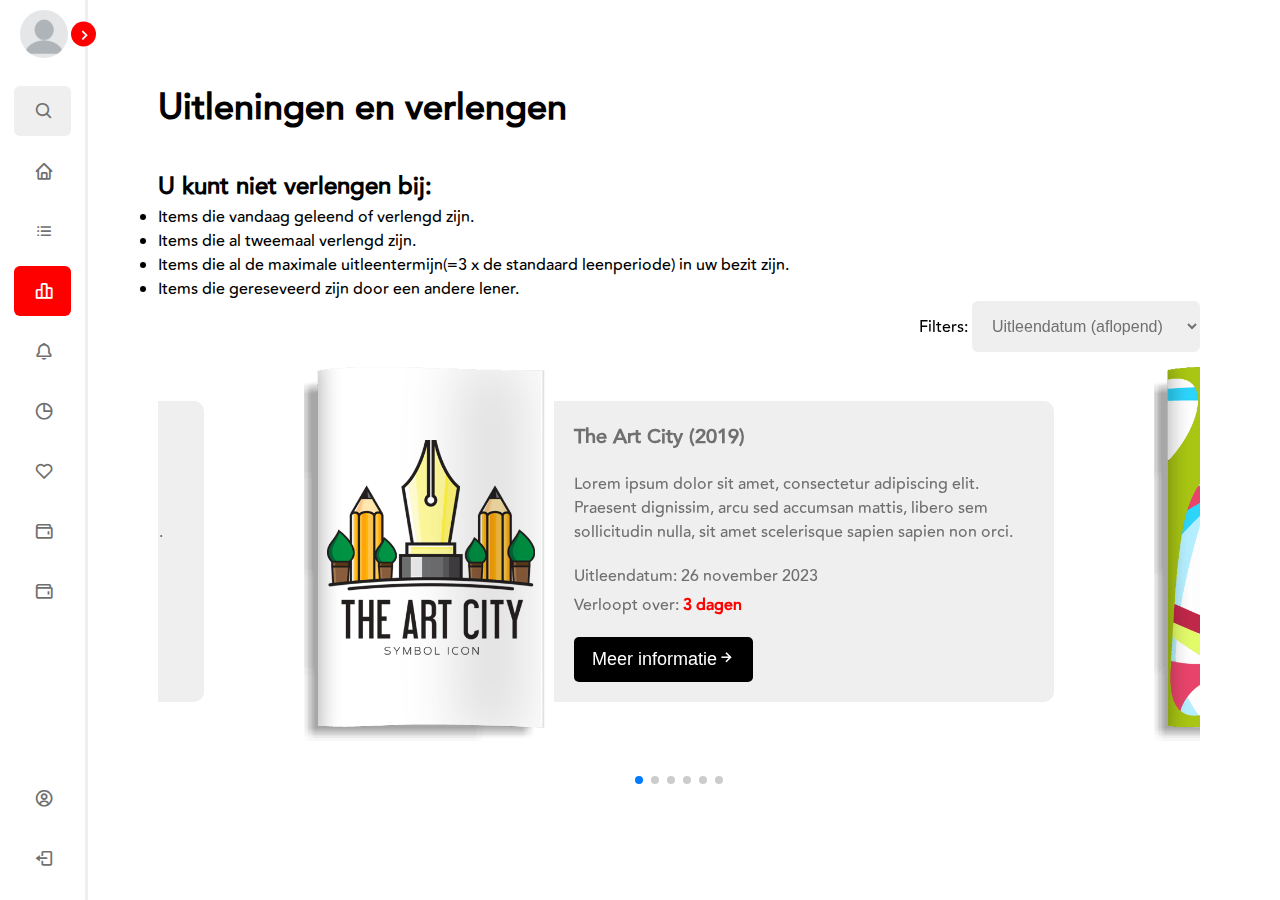
<file: uitleningen-en-verlengen/index.html>
<!DOCTYPE html>
<html lang="nl">

<head>
    <meta charset="UTF-8">
    <meta http-equiv="X-UA-Compatible" content="IE=edge">
    <meta name="viewport" content="width=device-width, initial-scale=1.0">
    <link rel="stylesheet" href="https://cdnjs.cloudflare.com/ajax/libs/font-awesome/6.3.0/css/all.min.css">

    <!-- Link to CSS -->
    <link rel="stylesheet" href="../styles/style.css">
    <link rel="stylesheet" href="../styles/swiper.min.css">

    <!-- Link to boxicons -->
    <link href='https://unpkg.com/boxicons@2.1.4/css/boxicons.min.css' rel='stylesheet'>

    <!-- Link to JavaScript script -->
    <script src="../scripts/script.js" defer></script>
    <script src="../scripts/swiper.min.js"></script>

    <title>Mijn OBA - Uitleningen en verlengen</title>
</head>

<body>
    <nav class="sidebar close">
        <header>
            <div class="image-text">
                <span class="image">
                    <img src="../image/Unknown.jpg" alt="Gebruiker-foto">
                </span>

                <div class="text logo-text">
                    <span class="name">Mark Vos</span>
                    <span class="profession">5 jaar lid</span>
                </div>
            </div>

            <i class='bx bx-chevron-right toggle'></i>
        </header>

        <div class="menu-bar">
            <div class="menu">
                <ul>
                    <li class="search-box">
                        <i class='bx bx-search icon'></i>
                        <input type="text" placeholder="Zoek...">
                    </li>
                </ul>

                <ul class="menu-links">
                    <li class="nav-link">
                        <a href="../welkom/">
                            <i class='bx bx-home icon'></i>
                            <span class="text nav-text">Welkom</span>
                        </a>
                    </li>

                    <li class="nav-link">
                        <a href="../leeslijst/">
                            <i class='bx bx-list-ul icon'></i>
                            <span class="text nav-text">Leeslijst</span>
                        </a>
                    </li>

                    <li class="nav-link">
                        <a class="active" href="../uitleningen-en-verlengen/">
                            <i class='bx bx-bar-chart-alt-2 icon'></i>
                            <span class="text-long nav-text">Uitleningen en verlengen</span>
                        </a>
                    </li>

                    <li class="nav-link">
                        <a href="../uitleengeschiedenis/">
                            <i class='bx bx-bell icon'></i>
                            <span class="text nav-text">Uitleengeschiedenis</span>
                        </a>
                    </li>

                    <li class="nav-link">
                        <a href="../betaalgeschiedenis/">
                            <i class='bx bx-pie-chart-alt icon'></i>
                            <span class="text nav-text">Betaalgeschiedenis</span>
                        </a>
                    </li>

                    <li class="nav-link">
                        <a href="../reserveringen/">
                            <i class='bx bx-heart icon'></i>
                            <span class="text nav-text">Reserveringen</span>
                        </a>
                    </li>

                    <li class="nav-link">
                        <a href="../despositos/">
                            <i class='bx bx-wallet icon'></i>
                            <span class="text nav-text">Desposito's</span>
                        </a>
                    </li>

                    <li class="nav-link">
                        <a href="../tellerstand-abonnement/">
                            <i class='bx bx-wallet icon'></i>
                            <span class="text nav-text">Tellerstand abonnement</span>
                        </a>
                    </li>
                </ul>
            </div>

            <div class="bottom-content">
                <ul>
                    <li class="">
                        <a href="../mijn-profielen/">
                            <i class='bx bx-user-circle icon'></i>
                            <span class="text nav-text">Profiel veranderen</span>
                        </a>
                    </li>

                    <li class="">
                        <a href="../">
                            <i class='bx bx-log-out icon'></i>
                            <span class="text nav-text">Uitloggen</span>
                        </a>
                    </li>

                </ul>

            </div>
        </div>

    </nav>
            
        <section class="container">
            <article>
                <h1>Uitleningen en verlengen</h1>
                <ul class="verlengenLijst">
                    <h2>U kunt niet verlengen bij:</h2>
                    <li>Items die vandaag geleend of verlengd zijn.</li>
                    <li>Items die al tweemaal verlengd zijn.</li>
                    <li>Items die al de maximale uitleentermijn(=3 x de standaard leenperiode) in uw bezit zijn.</li>
                    <li>Items die gereseveerd zijn door een andere lener.</li>
                </ul>
            </article>
            <section class="filters">
                <label for="filters">Filters:</label>
                <select name="filters" id="filters">
                    <option value="1">Uitleendatum (aflopend)</option>
                    <option value="2">Uitleendatum (oplopend)</option>
                    <option value="3">A-Z</option>
                    <option value="4">Z-A</option>
                </select>
            </section>
            <section id="slider-container">
                <div class="swiper mySwiper">
                    <div class="swiper-wrapper">
                        <div class="swiper-slide">
                            <div class="slider-box">
                                <div class="slider-img">
                                    <img src="../image/book-1.png" alt="">
                                </div>
                                <div class="slider-details">
                                    <strong>The Art City (2019)</strong>
                                    <p>Lorem ipsum dolor sit amet, consectetur adipiscing elit. Praesent dignissim, arcu sed
                                        accumsan mattis, libero sem sollicitudin nulla, sit amet scelerisque sapien sapien
                                        non
                                        orci.</p>
    
                                    <div class="expiration">
                                        <p>Uitleendatum: 26 november 2023</p>
                                        <p>Verloopt over: <span>3 dagen</span></p>
                                    </div>
                                    <a href="#"><button class="btn">Meer informatie<i
                                                class='bx bx-right-arrow-alt'></i></button></a>
                                </div>
    
                            </div>
                        </div>
                        <div class="swiper-slide">
                            <div class="slider-box">
                                <div class="slider-img">
                                    <img src="../image/book-2.png" alt="">
                                </div>
                                <div class="slider-details">
                                    <strong>Give Thanks in Everything (2019)</strong>
                                    <p>Lorem ipsum dolor sit amet, consectetur adipiscing elit. Praesent dignissim, arcu sed
                                        accumsan mattis, libero sem sollicitudin nulla, sit amet scelerisque sapien sapien
                                        non
                                        orci.</p>
    
                                    <div class="expiration">
                                        <p>Uitleendatum: 27 november 2023</p>
                                        <p>Verloopt over: <span>6 dagen</span></p>
                                    </div>
                                    <a href="#"><button class="btn">Meer informatie<i
                                                class='bx bx-right-arrow-alt'></i></button></a>
                                </div>
    
                            </div>
                        </div>
                        <div class="swiper-slide">
                            <div class="slider-box">
                                <div class="slider-img">
                                    <img src="../image/book-3.png" alt="">
                                </div>
                                <div class="slider-details">
                                    <strong>Your Name (2019)</strong>
                                    <p>Lorem ipsum dolor sit amet, consectetur adipiscing elit. Praesent dignissim, arcu sed
                                        accumsan mattis, libero sem sollicitudin nulla, sit amet scelerisque sapien sapien
                                        non
                                        orci.</p>
    
                                    <div class="expiration">
                                        <p>Uitleendatum: 28 november 2023</p>
                                        <p>Verloopt over: <span>7 dagen</span></p>
                                    </div>
                                    <a href="#"><button class="btn">Meer informatie<i
                                                class='bx bx-right-arrow-alt'></i></button></a>
                                </div>
    
                            </div>
                        </div>
                        <div class="swiper-slide">
                            <div class="slider-box">
                                <div class="slider-img">
                                    <img src="../image/book-4.png" alt="">
                                </div>
                                <div class="slider-details">
                                    <strong>The Art City (2019)</strong>
                                    <p>Lorem ipsum dolor sit amet, consectetur adipiscing elit. Praesent dignissim, arcu sed
                                        accumsan mattis, libero sem sollicitudin nulla, sit amet scelerisque sapien sapien
                                        non
                                        orci.</p>
    
                                    <div class="expiration">
                                        <p>Uitleendatum: 26 november 2023</p>
                                        <p>Verloopt over: <span>3 dagen</span></p>
                                    </div>
                                    <a href="#"><button class="btn">Meer informatie<i
                                                class='bx bx-right-arrow-alt'></i></button></a>
                                </div>
    
                            </div>
                        </div>
                        <div class="swiper-slide">
                            <div class="slider-box">
                                <div class="slider-img">
                                    <img src="../image/book-5.png" alt="">
                                </div>
                                <div class="slider-details">
                                    <strong>Give Thanks in Everything (2019)</strong>
                                    <p>Lorem ipsum dolor sit amet, consectetur adipiscing elit. Praesent dignissim, arcu sed
                                        accumsan mattis, libero sem sollicitudin nulla, sit amet scelerisque sapien sapien
                                        non
                                        orci.</p>
    
                                    <div class="expiration">
                                        <p>Uitleendatum: 27 november 2023</p>
                                        <p>Verloopt over: <span>6 dagen</span></p>
                                    </div>
                                    <a href="#"><button class="btn">Meer informatie<i
                                                class='bx bx-right-arrow-alt'></i></button></a>
                                </div>
    
                            </div>
                        </div>
                        <div class="swiper-slide">
                            <div class="slider-box">
                                <div class="slider-img">
                                    <img src="../image/book-6.png" alt="">
                                </div>
                                <div class="slider-details">
                                    <strong>Your Name (2019)</strong>
                                    <p>Lorem ipsum dolor sit amet, consectetur adipiscing elit. Praesent dignissim, arcu sed
                                        accumsan mattis, libero sem sollicitudin nulla, sit amet scelerisque sapien sapien
                                        non
                                        orci.</p>
    
                                    <div class="expiration">
                                        <p>Uitleendatum: 28 november 2023</p>
                                        <p>Verloopt over: <span>7 dagen</span></p>
                                    </div>
                                    <a href="#"><button class="btn">Meer informatie<i
                                                class='bx bx-right-arrow-alt'></i></button></a>
                                </div>
                            </div>
                        </div>
                    </div>
                    <div class="swiper-pagination"></div>
                </div>
            </section>
            <script>
                var swiper = new Swiper(".mySwiper", {
                    effect: "coverflow",
                    grabCursor: true,
                    centeredSlides: true,
                    loop: true,
                    slidesPerView: "auto",
                    coverflowEffect: {
                        rotate: 0,
                        stretch: 0,
                        depth: 0,
                        modifier: 1,
                        slideShadows: false,
                    },
                    pagination: {
                        el: ".swiper-pagination",
                    },
                });
            </script>
    
        </section>

    </div>

</body>

</html>
</file>
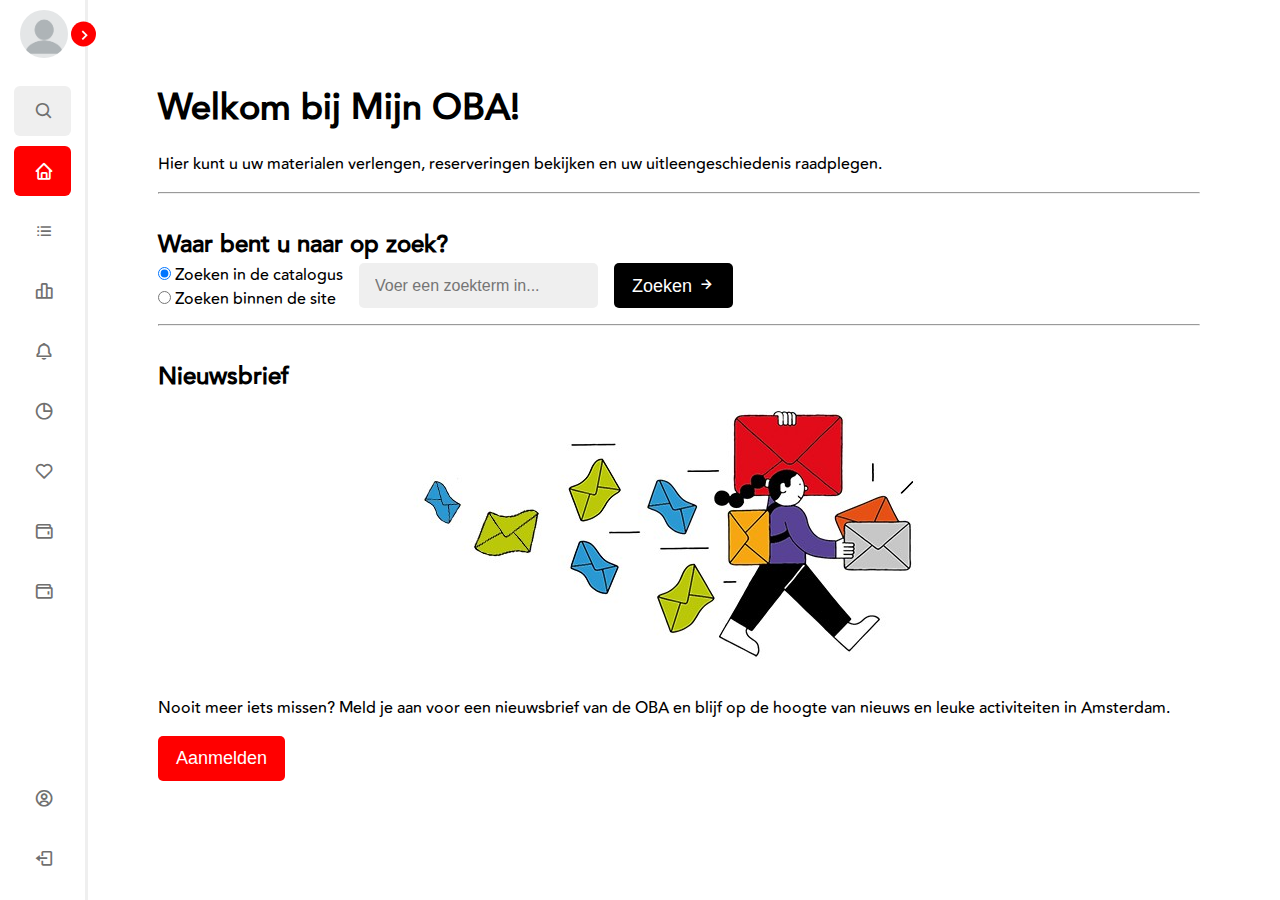
<file: welkom/index.html>
<!DOCTYPE html>
<html lang="nl">

<head>
    <meta charset="UTF-8">
    <meta http-equiv="X-UA-Compatible" content="IE=edge">
    <meta name="viewport" content="width=device-width, initial-scale=1.0">
    <link rel="stylesheet" href="https://cdnjs.cloudflare.com/ajax/libs/font-awesome/6.3.0/css/all.min.css">

    <!-- Link to CSS -->
    <link rel="stylesheet" href="../styles/style.css">

    <!-- Link to boxicons -->
    <link href='https://unpkg.com/boxicons@2.1.4/css/boxicons.min.css' rel='stylesheet'>

    <!-- Link to JavaScript script -->
    <script src="../scripts/script.js" defer></script>

    <title>Mijn OBA - Welkom</title>
</head>

<body>
    <nav class="sidebar close">
        <header>
            <div class="image-text">
                <span class="image">
                    <img src="../image/Unknown.jpg" alt="Gebruiker-foto">
                </span>

                <div class="text logo-text">
                    <span class="name">Mark Vos</span>
                    <span class="profession">5 jaar lid</span>
                </div>
            </div>

            <i class='bx bx-chevron-right toggle'></i>
        </header>

        <div class="menu-bar">
            <div class="menu">
                <ul>
                    <li class="search-box">
                        <i class='bx bx-search icon'></i>
                        <input type="text" placeholder="Zoek...">
                    </li>
                </ul>

                <ul class="menu-links">
                    <li class="nav-link">
                        <a class="active" href="../welkom/">
                            <i class='bx bx-home icon'></i>
                            <span class="text nav-text">Welkom</span>
                        </a>
                    </li>

                    <li class="nav-link">
                        <a href="../leeslijst/">
                            <i class='bx bx-list-ul icon'></i>
                            <span class="text nav-text">Leeslijst</span>
                        </a>
                    </li>

                    <li class="nav-link">
                        <a href="../uitleningen-en-verlengen/">
                            <i class='bx bx-bar-chart-alt-2 icon'></i>
                            <span class="text-long nav-text">Uitleningen en verlengen</span>
                        </a>
                    </li>

                    <li class="nav-link">
                        <a href="../uitleengeschiedenis/">
                            <i class='bx bx-bell icon'></i>
                            <span class="text nav-text">Uitleengeschiedenis</span>
                        </a>
                    </li>

                    <li class="nav-link">
                        <a href="../betaalgeschiedenis/">
                            <i class='bx bx-pie-chart-alt icon'></i>
                            <span class="text nav-text">Betaalgeschiedenis</span>
                        </a>
                    </li>

                    <li class="nav-link">
                        <a href="../reserveringen/">
                            <i class='bx bx-heart icon'></i>
                            <span class="text nav-text">Reserveringen</span>
                        </a>
                    </li>

                    <li class="nav-link">
                        <a href="../despositos/">
                            <i class='bx bx-wallet icon'></i>
                            <span class="text nav-text">Desposito's</span>
                        </a>
                    </li>

                    <li class="nav-link">
                        <a href="../tellerstand-abonnement/">
                            <i class='bx bx-wallet icon'></i>
                            <span class="text nav-text">Tellerstand abonnement</span>
                        </a>
                    </li>
                </ul>
            </div>

            <div class="bottom-content">
                <ul>
                    <li class="">
                        <a href="../mijn-profielen/">
                            <i class='bx bx-user-circle icon'></i>
                            <span class="text nav-text">Profiel veranderen</span>
                        </a>
                    </li>

                    <li class="">
                        <a href="../">
                            <i class='bx bx-log-out icon'></i>
                            <span class="text nav-text">Uitloggen</span>
                        </a>
                    </li>
                </ul>

            </div>
        </div>

    </nav>

    <section class="container">
        <article>
            <h1>Welkom bij Mijn OBA!</h1>
            <p>Hier kunt u uw materialen
                verlengen, reserveringen bekijken en uw uitleengeschiedenis raadplegen.</p>
            <hr>
        </article>
        <article class="searchContainer">
            <h2>Waar bent u naar op zoek?</h2>
            <form class="searchForm">
                <div>
                    <input type="radio" name="searchForm" value="catalog" checked="checked">
                    <label for="catalog">Zoeken in de catalogus</label><br>
                    <input type="radio" name="searchForm" value="website">
                    <label for="website">Zoeken binnen de site</label>
                </div>
                <input class="input-field" value="" type="text" name="query" placeholder="Voer een zoekterm in...">
                <button type="submit" class="btn">Zoeken <i class='bx bx-right-arrow-alt'></i></button>
            </form>
            <hr>
        </article>
        <h2>Nieuwsbrief</h2>
        <img src="../image/nieuwsbrief.jpeg" alt="">
        <p>Nooit meer iets missen? Meld je aan voor een nieuwsbrief van de OBA en blijf op de hoogte van nieuws en leuke
            activiteiten in Amsterdam. </p>
        <a href="#"><button class="btn themebtn">Aanmelden</button></a>
        
    </section>

</body>

</html>
</file>
<file: styles/style.css>
/* Fonts */
@font-face {
    font-family: AvenirRoman;
    src: url(../font/Avenir-roman.ttf);
}

@font-face {
    font-family: AvenirMedium;
    src: url(../font/Avenir-medium.ttf);
}

@font-face {
    font-family: AvenirBlack;
    src: url(../font/Avenir\ -black.ttf);
}

* {
    margin: 0;
    padding: 0;
    box-sizing: border-box;
}

/* Styling */

:root {
    /* Colors */
    --body-color: #fff;
    --sidebar-color: #fff;
    --primary-color: #FF0000;
    --secondary-color: #fff;
    --tertiary-color: #000;
    --quaternary--color: #efefef;
    --primary-color-light: #F6F5FF;
    --primary-color-dark: #d4d4d4;
    --toggle-color: #DDD;
    --text-color: #707070;
    --hover-color: #454545;

    /* Font-sizes */
    --large-text: 20px;
    --medium-text: 18px;
    --small-text: 16px;

    /* Font-weight */
    --primary-weight: 500;
    --secondary-weight: 800;

    /* Spacings/heights */
    --button-height: 45px;

    --primary-space: 1em;
    --secondary-space: 2em;
    --tertiary-space: 5em;

    /* Borders */
    --button-radius: 5px;

    /* Extra */
    --primary-transition: 0.3s;

    background-color: var(--body-color);
    font-family: AvenirMedium;

    /* ====== Transition ====== */
    --tran-03: all 0.2s ease;
    --tran-03: all 0.3s ease;
    --tran-04: all 0.3s ease;
    --tran-05: all 0.3s ease;
}


body {
    min-height: 100vh;
    background-color: var(--body-color);
    transition: var(--tran-05);
    font-family: AvenirMedium;
}

::selection {
    background-color: var(--primary-color);
    color: #fff;
}

h1 {
    font-size: 2.25em;
}

/* h2,
h3,
h4,
h5,
h6,
p {
    margin: revert;
} */

p {
    margin: revert;
}

.centered {
    text-align: center;
    display: block;
    margin-left: auto;
    margin-right: auto;
}

/* Start sidebar made by Amber */
.sidebar {
    position: fixed;
    top: 0;
    left: 0;
    height: 100%;
    width: 250px;
    padding: 10px 14px;
    background: var(--sidebar-color);
    transition: var(--tran-05);
    z-index: 100;
    border-right: 3px solid var(--quaternary--color);
}

.sidebar.close {
    width: 88px;
}

/* ===== Reusable code - Here ===== */
.sidebar li {
    height: 50px;
    list-style: none;
    display: flex;
    align-items: center;
    margin-top: 10px;
}

.sidebar header .image,
.sidebar .icon {
    min-width: 60px;
    border-radius: 6px;
}

.sidebar .icon {
    min-width: 60px;
    border-radius: 6px;
    height: 100%;
    display: flex;
    align-items: center;
    justify-content: center;
    font-size: var(--large-text);
}

.sidebar .text,
.sidebar .icon {
    color: var(--text-color);
    transition: var(--tran-03);
}

.sidebar .text {
    font-size: var(--small-text);
    font-weight: 500;
    white-space: nowrap;
    opacity: 1;
}

.sidebar.close .text {
    opacity: 0;
}

.sidebar .text-long,
.sidebar .icon {
    color: var(--text-color);
    transition: var(--tran-03);
}

.sidebar .text-long {
    font-size: var(--small-text);
    font-weight: 500;
    resize: none;
    opacity: 1;
}

.sidebar.close .text-long {
    resize: none;
    opacity: 0;
}

/* =========================== */

.sidebar header {
    position: relative;
}

.sidebar header .image-text {
    display: flex;
    align-items: center;
}

.sidebar header .logo-text {
    display: flex;
    flex-direction: column;
}

header .image-text .name {
    margin-top: 2px;
    font-size: var(--small-text);
    font-weight: 600;
}

header .image-text .profession {
    font-size: var(--small-text);
    margin-top: -2px;
    display: block;
}

.sidebar header .image {
    display: flex;
    align-items: center;
    justify-content: center;
}

.sidebar header .image img {
    width: 3rem;
    border-radius: 180px;
}

.sidebar header .toggle {
    position: absolute;
    top: 50%;
    right: -25px;
    transform: translateY(-50%) rotate(180deg);
    height: 25px;
    width: 25px;
    background-color: var(--primary-color);
    color: var(--sidebar-color);
    border-radius: 50%;
    display: flex;
    align-items: center;
    justify-content: center;
    font-size: var(--large-text);
    cursor: pointer;
    transition: var(--tran-05);
}

.sidebar.close .toggle {
    transform: translateY(-50%) rotate(0deg);
}

.sidebar .menu {
    margin-top: 18px;
}

.sidebar li.search-box,
select#filters {
    border-radius: 6px;
    background-color: var(--quaternary--color);
    cursor: pointer;
    transition: var(--tran-05);
}

select#filters {
    padding: 1em;
}

.sidebar li.search-box input,
select#filters option {
    height: 100%;
    width: 100%;
    outline: none;
    border: none;
    background-color: var(--primary-color-light);
    color: var(--text-color);
    border-radius: 6px;
    font-size: var(--medium-text);
    font-weight: 500;
    transition: var(--tran-05);
}

.sidebar li a {
    list-style: none;
    height: 100%;
    background-color: transparent;
    display: flex;
    align-items: center;
    height: 100%;
    width: 100%;
    border-radius: 6px;
    text-decoration: none;
    transition: var(--tran-03);
}

.sidebar li a:hover,
.sidebar li a.active {
    background-color: var(--primary-color);
}

.sidebar li a.active {
    background-color: var(--primary-color);
}

.sidebar li a:hover .icon,
.sidebar li a:hover .text,
.sidebar li a.active .icon,
.sidebar li a.active .text,
.sidebar li a.active .text-long {
    color: var(--sidebar-color);
}

.sidebar .menu-bar {
    height: calc(100% - 55px);
    display: flex;
    flex-direction: column;
    justify-content: space-between;
    overflow-y: scroll;
}

.menu-bar::-webkit-scrollbar {
    display: none;
}

.menu-bar .bottom-content .toggle-switch {
    position: absolute;
    right: 0;
    height: 100%;
    min-width: 60px;
    display: flex;
    align-items: center;
    justify-content: center;
    border-radius: 6px;
    cursor: pointer;
}

.toggle-switch .switch {
    position: relative;
    height: 22px;
    width: 40px;
    border-radius: 25px;
    background-color: var(--toggle-color);
    transition: var(--tran-05);
}

.switch::before {
    content: '';
    position: absolute;
    height: 15px;
    width: 15px;
    border-radius: 50%;
    top: 50%;
    left: 5px;
    transform: translateY(-50%);
    background-color: var(--sidebar-color);
    transition: var(--tran-04);
}


.container {
    position: absolute;
    top: 0;
    top: 0;
    left: 250px;
    height: 100vh;
    width: calc(100% - 250px);
    background-color: var(--body-color);
    transition: var(--tran-05);
    padding: var(--tertiary-space);
    min-height: calc(100vh - 2rem);
}

.sidebar.close~.container {
    left: 78px;
    height: 100vh;
    width: calc(100% - 78px);
}

/* End sidebar made by Amber */

/* Buttons */
button {
    width: auto;
    height: var(--button-height);
    border: none;
    color: var(--secondary-color);
    background-color: var(--tertiary-color);
    border-radius: var(--button-radius);
    font-size: var(--medium-text);
    font-weight: var(--primary-weight);
    transition: var(--primary-transition);
    cursor: pointer;
    padding-inline: var(--primary-space);
}

.themebtn {
    color: var(--secondary-color);
    background-color: var(--primary-color);
}

.linkbtn {
    color: var(--tertiary-color);
    background-color: var(--quaternary--color);
    text-decoration: underline;
}

button:hover {
    background-color: var(--hover-color);
}

.themebtn:hover {
    background-color: var(--primary-color-light);
    color: var(--text-color)
}

.linkbtn:hover {
    background-color: var(--primary-color-light);
}

/* Inputs */
.input-field {
    width: auto;
    height: var(--button-height);
    border: none;
    padding-inline: var(--primary-space);
    background-color: var(--quaternary--color);
    color: var(--text-color);
    outline: none;
    font-size: var(--small-text);
    transition: var(--primary-transition);
    border-radius: var(--button-radius);
    margin-bottom: var(--primary-space);
}

.input-group {
    display: flex;
    flex-wrap: wrap;
    flex-direction: column;
}

select {
    color: var(--text-color);
    outline: none;
    font-size: var(--small-text);
    background-color: var(--quaternary--color);
    cursor: pointer;
    border: none;
    border-radius: var(--button-radius);
    transition: var(--primary-transition);
    padding: var(--primary-space);
}

select option {
    height: 50%;
    width: 50%;
    outline: none;
    border: none;
    background-color: var(--primary-color-light);
    color: var(--text-color);
    border-radius: var(--button-radius);
    transition: var(--primary-transition);
}

.searchForm,
.input-wrapper {
    display: flex;
    gap: var(--primary-space);
}

/* Carousel */
#slider-container {
    width: auto;
    display: flex;
    justify-content: center;
    align-items: center;
    overflow: hidden;
}

.slider-box {
    display: flex;
    justify-content: center;
    align-items: center;
}

.swiper-slide {
    width: 750px !important;
    margin: 50px;
}

.slider-img {
    width: 250px;
    height: 400px;
    border-radius: 10px;
    overflow: hidden;
}

.slider-img img {
    width: 100%;
    height: 100%;
    object-fit: cover;
    object-position: center;
}

.slider-details {
    padding: 20px;
    background-color: var(--quaternary--color);
    width: 500px;
    border-radius: 0px 10px 10px 0px;
}

.slider-details p {
    color: var(--text-color);
    font-size: var(--small-text);
    margin: 20px 0px 20px 0px;
}

.slider-details strong {
    color: var(--text-color);
    font-size: var(--large-text);
    font-weight: var(--secondary-weight);
}

.slider-details .expiration {
    margin: 10px 0px 20px 0px;
}

.slider-details .expiration p {
    text-decoration: none;
    margin: 5px 0px 5px 0px;
}

.slider-details .expiration p span {
    color: var(--primary-color);
    font-weight: var(--secondary-weight);
}

/* LOGIN PAGINA */
.loginContainer {
    width: 100%;
    min-height: 100vh;
    display: flex;
    justify-content: center;
    align-items: center;
    flex-direction: column;
    background-color: #F0F0F0;
    padding-top: 20px;
    background-image: url('../image/background-login.jpg');
    background-size: cover;
    background-repeat: no-repeat;
}

.loginWrapper {
    width: 320px;
    min-height: 100px;
    background-color: #FFFFFF;
    border-radius: 5px;
    box-shadow: 5px 5px 15px rgba(0, 0, 0, 0.05);
    padding: 30px;
}

.heading {
    color: #3B3663;
    margin-bottom: 20px;
}

.heading p {
    color: #AAA8BB;
}

.heading i {
    font-size: 30px;
    color: #4D61FC;
}

.loginRow {
    min-width: 5px;
    min-height: 10px;
    display: flex;
    align-items: center;
    justify-content: space-between;
    margin-bottom: 10px;
    font-size: 15px;
}

.loginRow a:-webkit-any-link {
    color: -webkit-link;
    cursor: pointer;
    text-decoration: unset;
}
/* EINDE LOGIN PAGINA */

/* Start page: Welkom/Home */

.searchContainer {
    margin-block: var(--secondary-space);
}

/* End page: Welkom/Home */

/* Start page: Leeslijst */
section.leeslijstParent {
    display: flex;
    flex-wrap: wrap;
    gap: 20px;
    text-align: left;
    margin-bottom: var(--secondary-space);
}

.leeslijstParent article {
    background-color: var(--quaternary--color);
    border-radius: var(--button-radius);
    padding: 15px;
    max-width: 250px;
    text-align: center;
}

.leeslijstParent article img {
    max-height: 200px;
}

.leeslijstParent .bx {
    color: var(--primary-color);
}

/* End page: Leeslijst */

/* Start page: uitleningen en verlengen */

.filters {
    right: calc(0em + var(--tertiary-space));
    position: absolute;
    z-index: 2;
}

.verlengenLijst {
    margin-top: var(--secondary-space);
}

/* End page: uitleningen en verlengen */


/* ANNELINDE START */


/* ANNELINDE TOT HIER */


/* Responsive */

@media screen and (max-width: 820px) {

    /* Forms */
    .searchForm,
    .input-wrapper {
        flex-direction: column;
    }

    /* Carousel */
    .slider-box {
        flex-direction: column;
    }

    .slider-details {
        width: 230px;
        height: auto;
        border-radius: 0px 0px 10px 10px;
    }

    .slider-img {
        width: 270px;
        border-radius: 10px 10px 0px 0px;
    }

    .slider-details strong {
        font-size: 1rem;
    }

    .swiper-slide {
        width: 230px !important;
    }
    .filters {
        right: unset;
    }
}

@media screen and (max-width: 600px) {
    :root {
        --tertiary-space: 2em;
    }

    .sidebar {
        width: 100%;
    }

    .sidebar.close~.container {
        left: 0;
        width: 100%;
    }

    .sidebar.close {
        width: 100%;
        padding: 10px 14px;
        height: auto;
        position: relative;
        border-bottom: 3px solid var(--quaternary--color);
    }

    .sidebar.close header .toggle {
        right: inherit;
    }

    .sidebar header .toggle {
        right: unset;
        left: 90%
    }

    .sidebar.close .toggle {
        transform: translateY(-50%) rotate(90deg);
    }

    .sidebar header .toggle {
        transform: translateY(-50%) rotate(270deg);
    }

    .sidebar.close header ul.menu-links {
        display: flex;
    }

    .sidebar header ul.menu-links {
        display: none;
    }

    .sidebar.close .text {
        opacity: 1;
    }

    .sidebar.close .menu-bar {
        display: none;
    }

    .sidebar .menu-bar {
        height: unset;
    }

    .container {
        top: 7.5%;
    }
}
</file>
